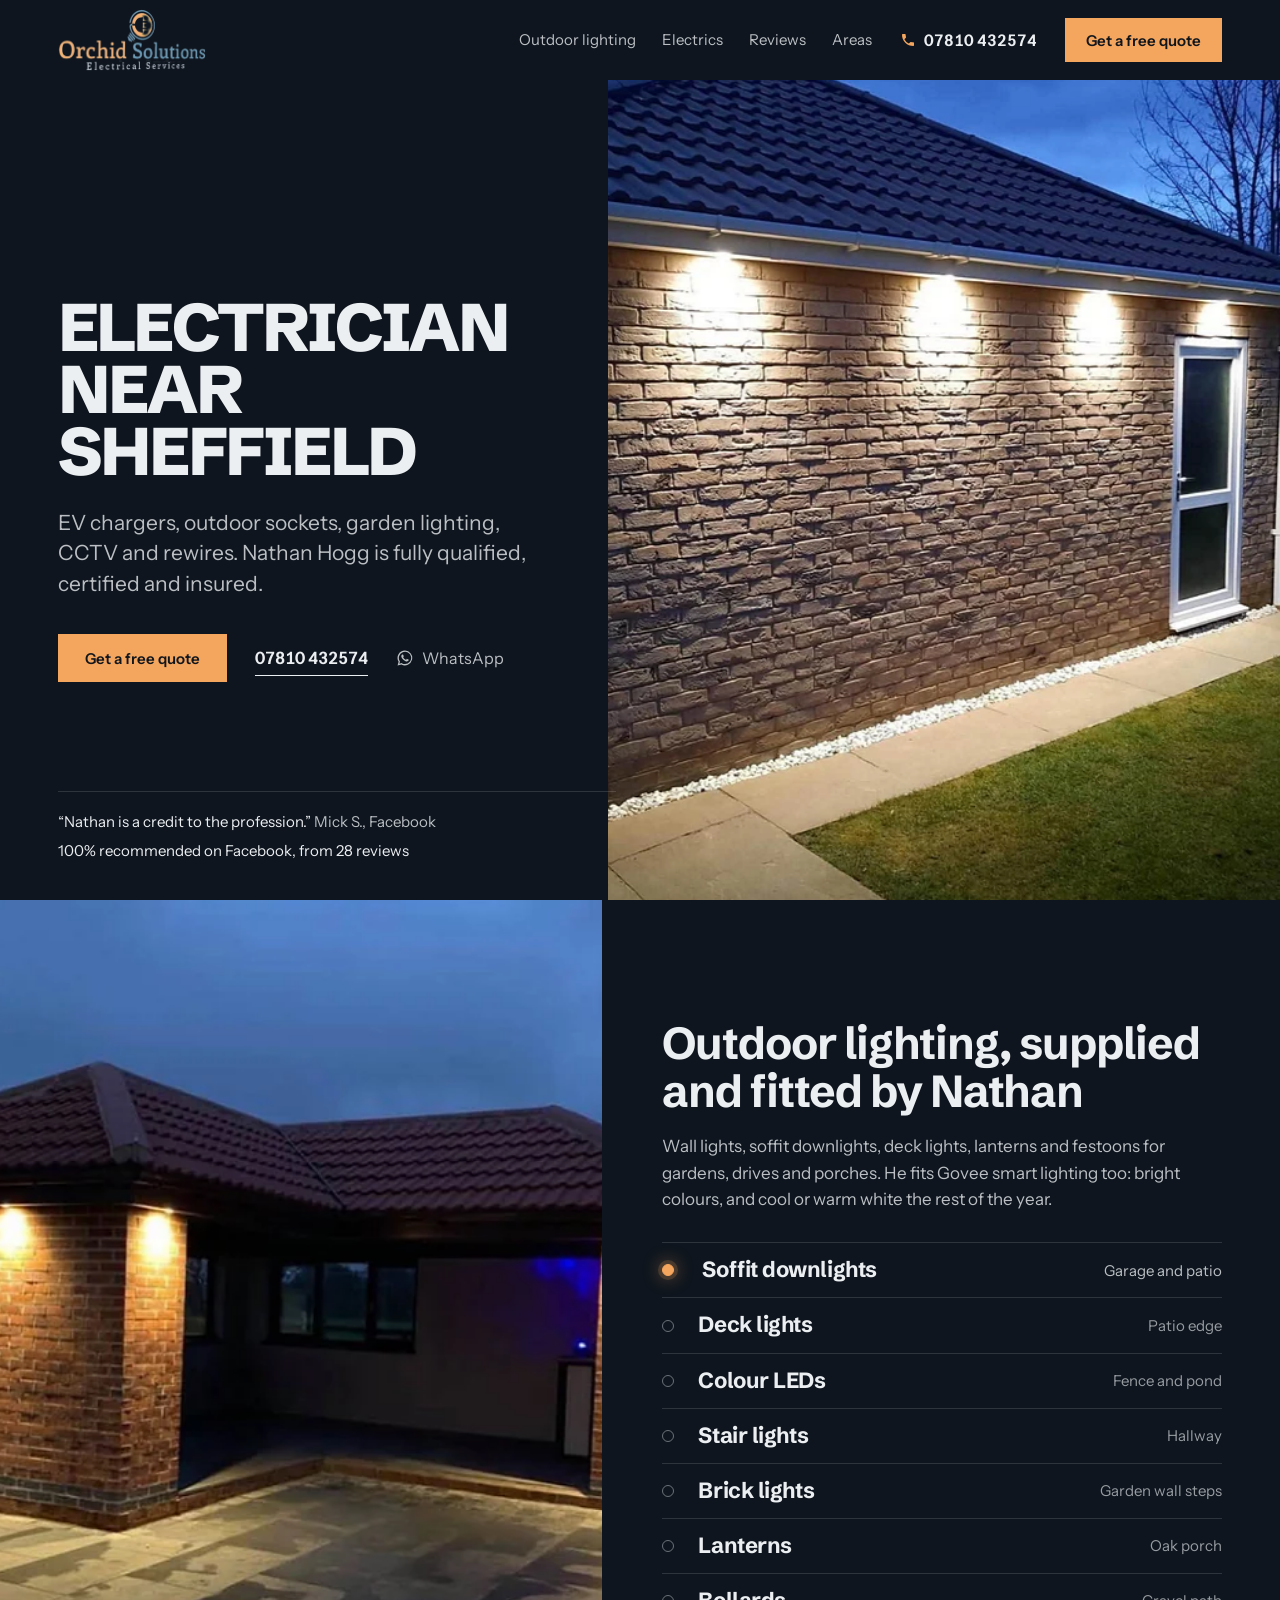
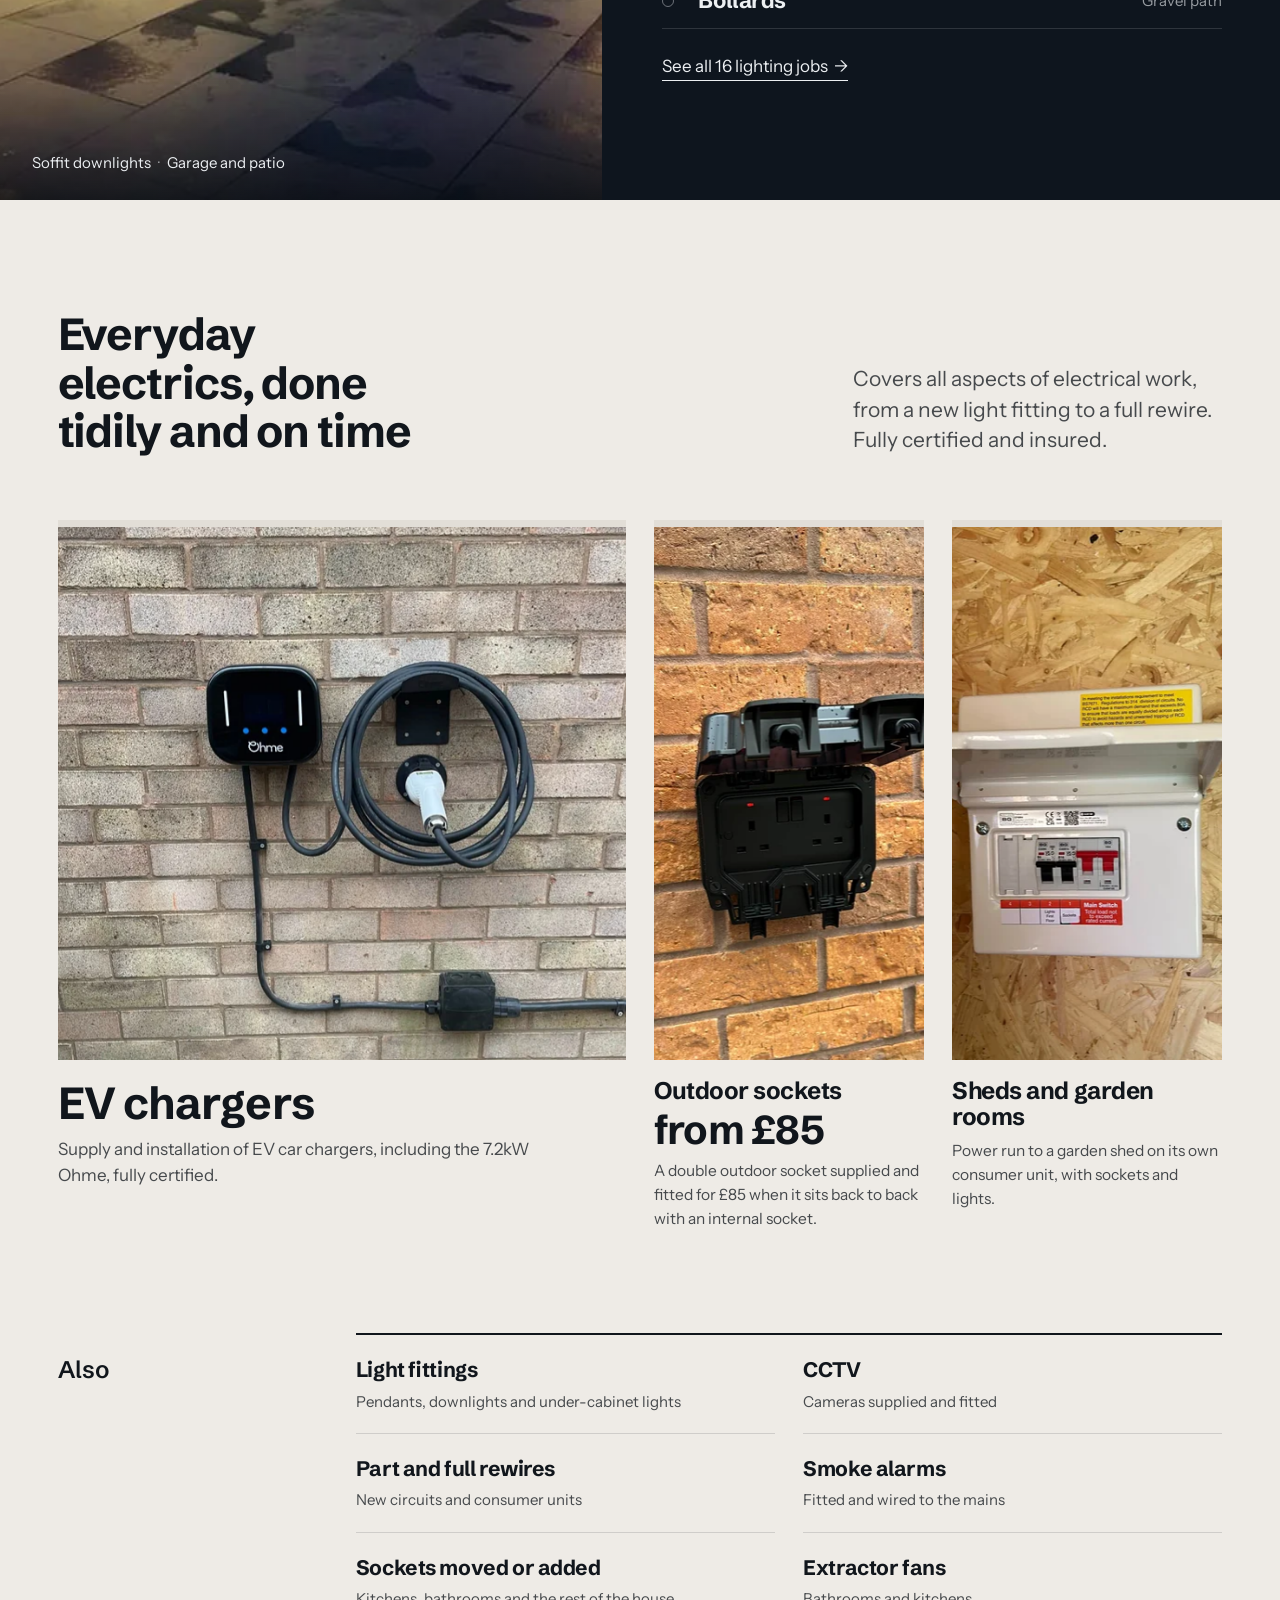
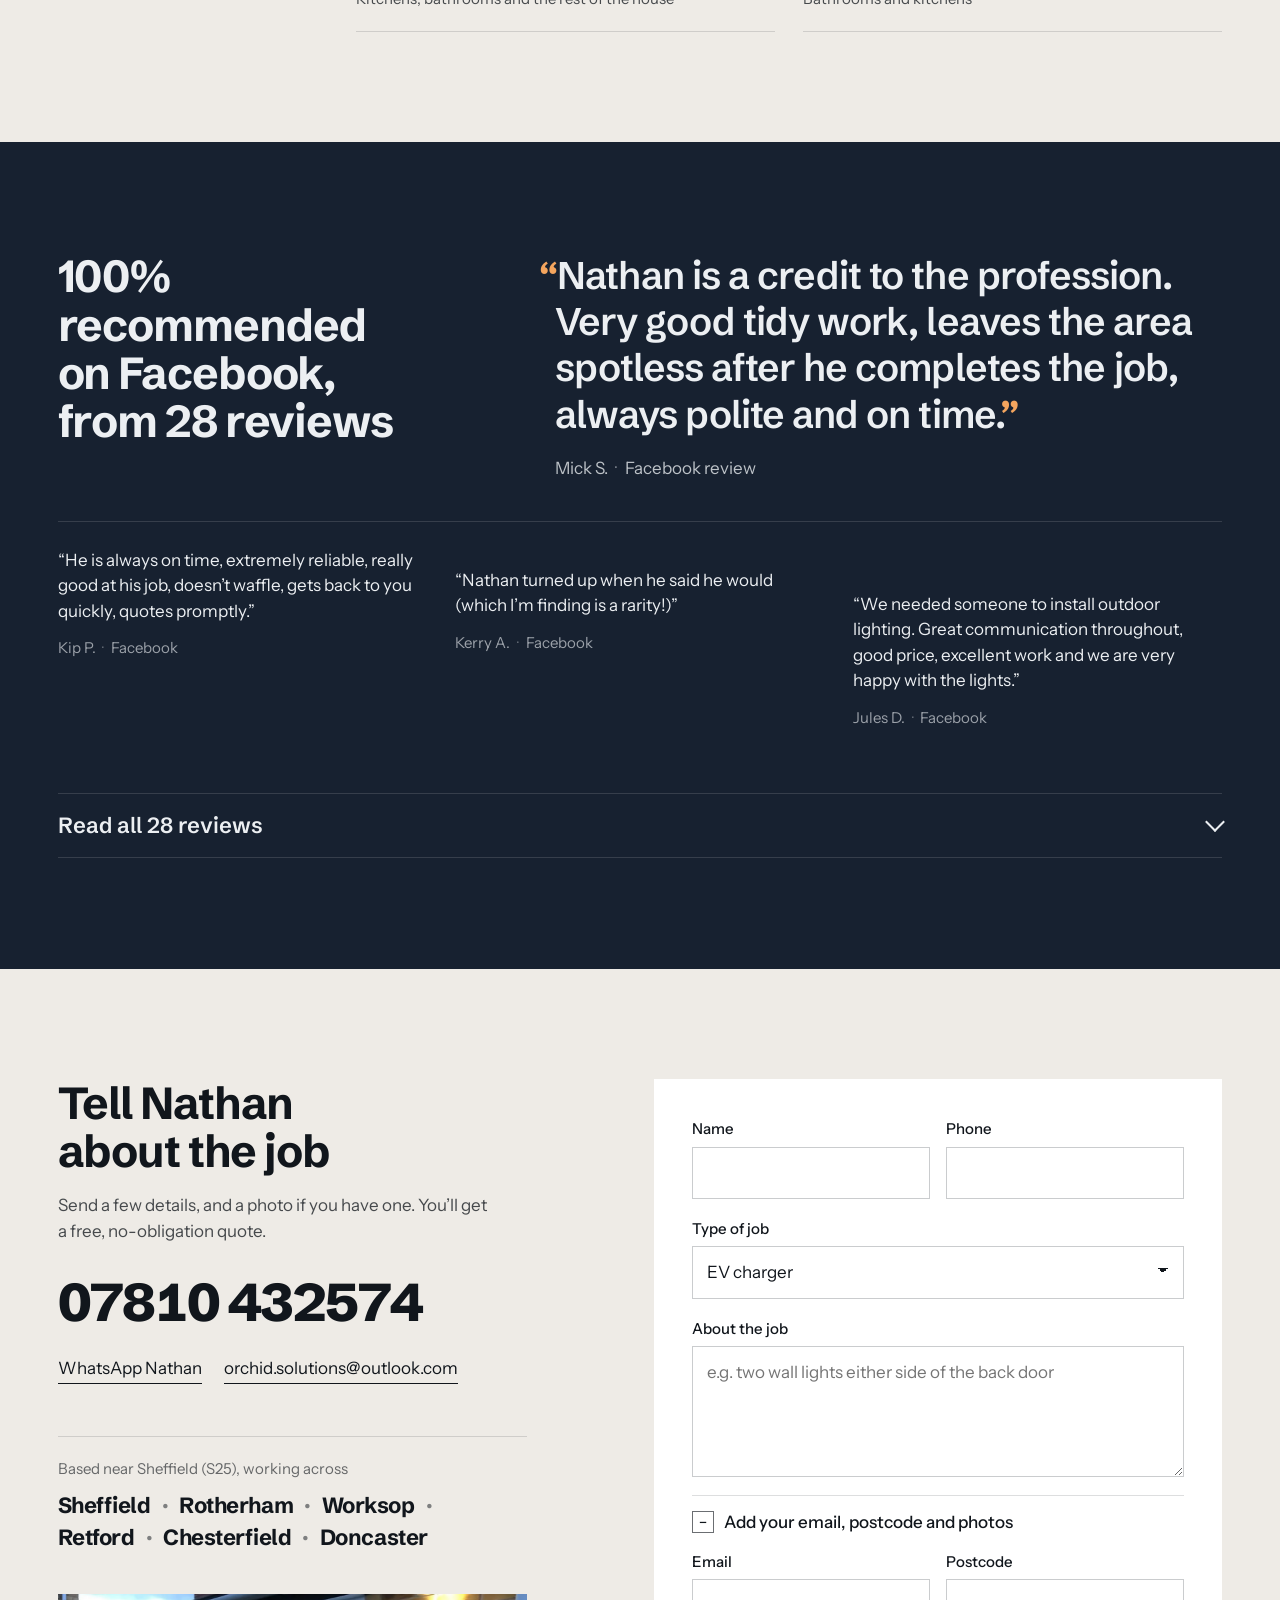
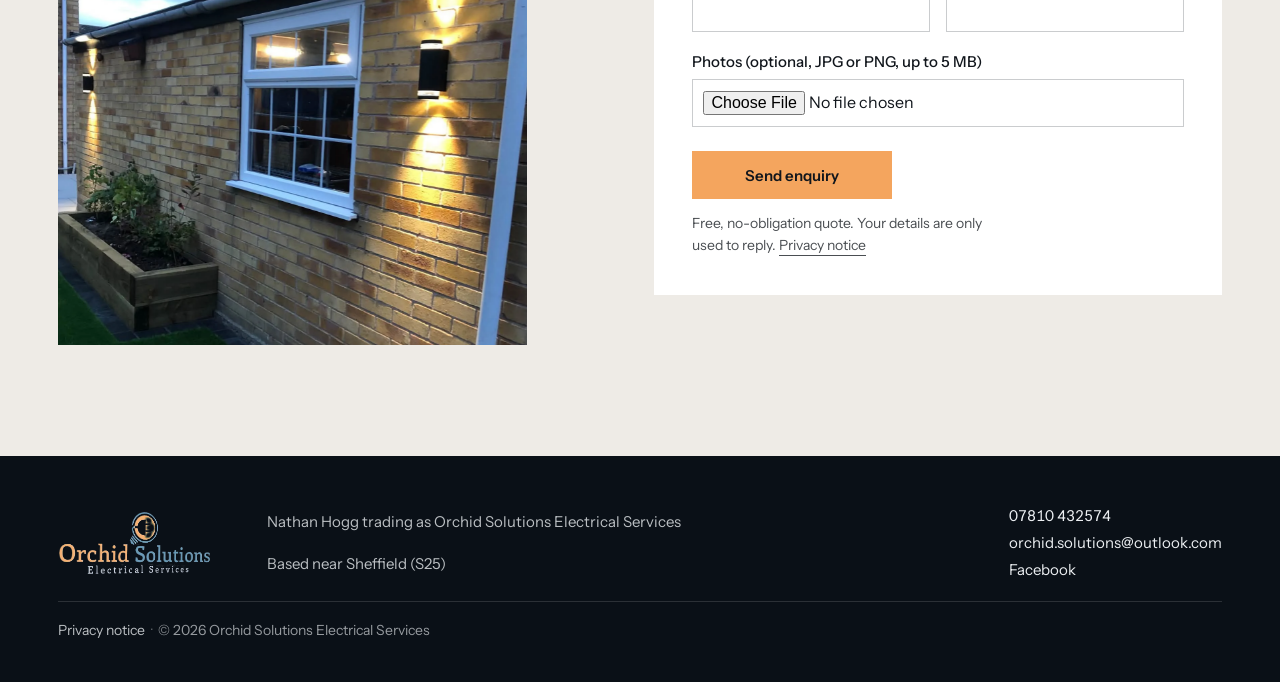
<file: index.html>
<!doctype html>
<html lang="en-GB">
<head>
<meta charset="utf-8">
<meta name="viewport" content="width=device-width, initial-scale=1, viewport-fit=cover">
<title>Electrician near Sheffield | EV chargers and outdoor lighting | Orchid Solutions Electrical Services</title>
<meta name="description" content="Nathan Hogg, a fully qualified electrician based near Sheffield (S25). EV chargers, outdoor sockets, garden lighting, CCTV and rewires across Sheffield, Rotherham, Worksop, Retford and Chesterfield.">
<meta name="theme-color" content="#0E151E">
<link rel="canonical" href="https://orchid-electrical.vercel.app/">
<meta property="og:type" content="website">
<meta property="og:url" content="https://orchid-electrical.vercel.app/">
<meta property="og:title" content="Orchid Solutions Electrical Services | Electrician near Sheffield">
<meta property="og:description" content="Home electrics and outdoor lighting near Sheffield. EV chargers, outdoor sockets, CCTV and rewires. 100% recommended on Facebook.">
<meta property="og:image" content="https://orchid-electrical.vercel.app/og.jpg">
<meta property="og:image:width" content="1200">
<meta property="og:image:height" content="630">
<meta property="og:locale" content="en_GB">
<link rel="icon" href="/favicon.ico" sizes="48x48">
<link rel="icon" href="/favicon.png" type="image/png" sizes="32x32">
<link rel="icon" href="/icon-192.png" type="image/png" sizes="192x192">
<link rel="apple-touch-icon" href="/apple-touch-icon.png">
<link rel="manifest" href="/site.webmanifest">
<link rel="preconnect" href="https://fonts.googleapis.com">
<link rel="preconnect" href="https://fonts.gstatic.com" crossorigin>
<link rel="stylesheet" href="https://fonts.googleapis.com/css2?family=Schibsted+Grotesk:wght@500..800&family=Instrument+Sans:wght@400..600&display=swap">
<link rel="preload" as="image" href="img/wall-1080.webp" imagesrcset="img/wall-480.webp 480w, img/wall-720.webp 720w, img/wall-1080.webp 1080w, img/wall-1536.webp 1536w" imagesizes="100vw" media="(max-width: 759px)">
<link rel="preload" as="image" href="img/garage-1080.webp" imagesrcset="img/garage-480.webp 480w, img/garage-720.webp 720w, img/garage-1080.webp 1080w, img/garage-1440.webp 1440w" imagesizes="50vw" media="(min-width: 760px)">
<link rel="stylesheet" href="css/site.css">
<script>(function(d){d.classList.add('js','no-intro')})(document.documentElement)</script>
<script type="application/ld+json">{"@context":"https://schema.org","@type":["LocalBusiness","Electrician"],"name":"Orchid Solutions Electrical Services","founder":{"@type":"Person","name":"Nathan Hogg"},"telephone":"+447810432574","email":"orchid.solutions@outlook.com","url":"https://orchid-electrical.vercel.app/","image":"https://orchid-electrical.vercel.app/og.jpg","address":{"@type":"PostalAddress","addressLocality":"Sheffield","postalCode":"S25","addressCountry":"GB"},"areaServed":["Sheffield","Rotherham","Worksop","Retford","Chesterfield","Doncaster"],"sameAs":["https://www.facebook.com/Orchidsolutionselectricalservices/"]}</script>
<script defer src="js/lenis.min.js"></script>
<script defer src="js/site.js"></script>
</head>
<body>
<svg width="0" height="0" style="position:absolute" aria-hidden="true">
  <symbol id="i-phone" viewBox="0 0 24 24"><path fill="currentColor" d="M6.6 10.8a15.2 15.2 0 0 0 6.6 6.6l2.2-2.2a1 1 0 0 1 1-.25 11.4 11.4 0 0 0 3.6.57 1 1 0 0 1 1 1V20a1 1 0 0 1-1 1A17 17 0 0 1 3 4a1 1 0 0 1 1-1h3.5a1 1 0 0 1 1 1c0 1.25.2 2.45.57 3.57a1 1 0 0 1-.25 1z"/></symbol>
  <symbol id="i-wa" viewBox="0 0 24 24"><path fill="currentColor" d="M12 2a9.9 9.9 0 0 0-8.5 15l-1.4 5 5.1-1.3A9.9 9.9 0 1 0 12 2zm0 18.1a8.2 8.2 0 0 1-4.2-1.2l-.3-.2-3 .8.8-2.9-.2-.3A8.2 8.2 0 1 1 12 20.1zm4.5-6.1c-.25-.12-1.46-.72-1.69-.8-.23-.08-.39-.12-.55.12-.16.25-.64.8-.78.96-.14.17-.29.19-.53.06a6.7 6.7 0 0 1-3.35-2.93c-.25-.43.25-.4.72-1.34a.45.45 0 0 0-.02-.43c-.06-.12-.55-1.33-.76-1.82-.2-.48-.4-.41-.55-.42h-.47a.9.9 0 0 0-.65.3 2.7 2.7 0 0 0-.85 2.02 4.7 4.7 0 0 0 1 2.5 10.8 10.8 0 0 0 4.13 3.65c1.54.66 2.14.72 2.91.6.47-.07 1.46-.6 1.66-1.17.2-.58.2-1.07.15-1.17-.06-.1-.22-.16-.47-.28z"/></symbol>
</svg>

<header class="nav" data-nav>
  <div class="nav__in">
    <a class="nav__logo" href="#top" aria-label="Orchid Solutions Electrical Services, back to the top"><img src="img/logo-lockup.png" width="597" height="249" alt="Orchid Solutions Electrical Services"></a>
    <nav class="nav__links" aria-label="Sections">
      <a href="#lighting">Outdoor lighting</a>
      <a href="#electrics">Electrics</a>
      <a href="#reviews">Reviews</a>
      <a href="#quote">Areas</a>
    </nav>
    <a class="nav__tel tel" href="tel:+447810432574"><svg width="16" height="16" aria-hidden="true"><use href="#i-phone"/></svg>07810 432574</a>
    <a class="btn btn--accent nav__cta" href="#quote">Get a free quote</a>
  </div>
</header>

<main id="top">

<section class="hero on-night" data-hero data-module="hero-half-photo" aria-labelledby="h1">
  <figure class="hero__media">
    <div class="hero__par" data-par="6"><picture>
      <source media="(max-width: 759px)" srcset="img/wall-480.webp 480w, img/wall-720.webp 720w, img/wall-1080.webp 1080w, img/wall-1536.webp 1536w" sizes="100vw">
      <img src="img/garage-1080.webp" srcset="img/garage-480.webp 480w, img/garage-720.webp 720w, img/garage-1080.webp 1080w, img/garage-1440.webp 1440w" sizes="(max-width: 759px) 100vw, 50vw" width="1440" height="1440" alt="Soffit downlights washing the brick wall of a detached garage at dusk" fetchpriority="high" decoding="async" style="object-position:60% 50%">
    </picture></div>
  </figure>
  <div class="hero__body wrap">
    <div class="hero__text">
      <h1 id="h1" class="t-display rv">Electrician near Sheffield</h1>
      <p class="t-lead hero__lead rv m-hide" style="--delay:140ms">EV chargers, outdoor sockets, garden lighting, CCTV and rewires. Nathan Hogg is fully qualified, certified and insured.</p>
      <p class="t-lead hero__lead rv m-only" style="--delay:140ms">EV chargers, sockets, lighting and rewires.</p>
      <div class="hero__act rv" style="--delay:280ms">
        <a class="btn btn--accent m-hide" href="#quote">Get a free quote</a>
        <a class="btn btn--accent m-only" href="tel:+447810432574"><svg width="18" height="18" aria-hidden="true"><use href="#i-phone"/></svg>Call 07810 432574</a>
        <a class="hero__tel tel m-hide" href="tel:+447810432574">07810 432574</a>
        <a class="hero__wa m-hide" href="https://wa.me/447810432574"><svg width="18" height="18" aria-hidden="true"><use href="#i-wa"/></svg>WhatsApp</a>
      </div>
    </div>
    <p class="hero__proof rv" style="--delay:420ms"><q class="m-hide">Nathan is a credit to the profession.</q> <span class="m-hide">Mick S., Facebook</span><a href="#reviews">100% recommended on Facebook, from 28 reviews</a></p>
    <!-- Registration slot: add the NICEIC / NAPIT number here once Nathan confirms the scheme. -->
  </div>
</section>

<section id="lighting" class="after on-night" data-module="after-dark-index" data-signature data-client-only aria-labelledby="h-lighting">
  <div class="wrap after__wrap">
    <div class="after__text">
      <h2 id="h-lighting" class="t-h2 rv">Outdoor lighting, supplied and fitted by Nathan</h2>
      <p class="after__lead rv">Wall lights, soffit downlights, deck lights, lanterns and festoons for gardens, drives and porches. <span class="m-hide">He fits Govee smart lighting too: bright colours, and cool or warm white the rest of the year.</span></p>
      <ul class="after__list m-hide" role="list" aria-label="Lighting jobs" data-stagger>
        <li class="rv"><button type="button" class="after__row is-on" data-plate="0" aria-pressed="true"><span class="after__lamp" aria-hidden="true"></span><span class="after__name">Soffit downlights</span><span class="after__where">Garage and patio</span></button></li>
        <li class="rv"><button type="button" class="after__row" data-plate="1" aria-pressed="false"><span class="after__lamp" aria-hidden="true"></span><span class="after__name">Deck lights</span><span class="after__where">Patio edge</span></button></li>
        <li class="rv"><button type="button" class="after__row" data-plate="2" aria-pressed="false"><span class="after__lamp" aria-hidden="true"></span><span class="after__name">Colour LEDs</span><span class="after__where">Fence and pond</span></button></li>
        <li class="rv"><button type="button" class="after__row" data-plate="3" aria-pressed="false"><span class="after__lamp" aria-hidden="true"></span><span class="after__name">Stair lights</span><span class="after__where">Hallway</span></button></li>
        <li class="rv"><button type="button" class="after__row" data-plate="4" aria-pressed="false"><span class="after__lamp" aria-hidden="true"></span><span class="after__name">Brick lights</span><span class="after__where">Garden wall steps</span></button></li>
        <li class="rv"><button type="button" class="after__row" data-plate="5" aria-pressed="false"><span class="after__lamp" aria-hidden="true"></span><span class="after__name">Lanterns</span><span class="after__where">Oak porch</span></button></li>
        <li class="rv"><button type="button" class="after__row" data-plate="6" aria-pressed="false"><span class="after__lamp" aria-hidden="true"></span><span class="after__name">Bollards</span><span class="after__where">Gravel path</span></button></li>
      </ul>
      <a class="link link--arrow after__all m-hide" href="#lighting" data-open="lighting" data-index="0">See all 16 lighting jobs</a>
    </div>
  </div>
  <figure class="after__plate m-hide" aria-live="polite">
    <div class="after__imgs" data-par="5">
      <img class="is-on" src="img/soffit-1080.webp" srcset="img/soffit-480.webp 480w, img/soffit-720.webp 720w, img/soffit-1080.webp 1080w, img/soffit-1334.webp 1334w" sizes="47vw" width="1334" height="1334" alt="Soffit downlights over a garage door and patio at night" loading="lazy" decoding="async" style="object-position:50% 45%">
      <img src="img/deck-1080.webp" srcset="img/deck-480.webp 480w, img/deck-720.webp 720w, img/deck-1080.webp 1080w, img/deck-1536.webp 1536w" sizes="47vw" width="1536" height="2048" alt="Deck lights set into the edge of a patio, lighting the lawn at dusk" loading="lazy" decoding="async" style="object-position:50% 55%">
      <img src="img/leds-1080.webp" srcset="img/leds-480.webp 480w, img/leds-720.webp 720w, img/leds-1080.webp 1080w, img/leds-1440.webp 1440w" sizes="47vw" width="1440" height="1440" alt="Colour LED lights along a garden fence above a pond edging" loading="lazy" decoding="async" style="object-position:50% 50%">
      <img src="img/stairs-1080.webp" srcset="img/stairs-480.webp 480w, img/stairs-720.webp 720w, img/stairs-1080.webp 1080w, img/stairs-1536.webp 1536w" sizes="47vw" width="1536" height="2048" alt="Stair lights set into the wall beside a carpeted staircase" loading="lazy" decoding="async" style="object-position:50% 50%">
      <img src="img/steps-1080.webp" srcset="img/steps-480.webp 480w, img/steps-1080.webp 1080w, img/steps-1536.webp 1536w" sizes="47vw" width="1536" height="2048" alt="Black brick lights set into a garden wall beside stone steps" loading="lazy" decoding="async" style="object-position:50% 50%">
      <img src="img/porch-1080.webp" srcset="img/porch-480.webp 480w, img/porch-1080.webp 1080w, img/porch-1536.webp 1536w" sizes="47vw" width="1536" height="2048" alt="Two lanterns either side of a front door under an oak porch" loading="lazy" decoding="async" style="object-position:50% 60%">
      <img src="img/bollards-1080.webp" srcset="img/bollards-480.webp 480w, img/bollards-1080.webp 1080w, img/bollards-1536.webp 1536w" sizes="47vw" width="1536" height="2048" alt="Stainless bollard lights along a gravel path beside hydrangeas" loading="lazy" decoding="async" style="object-position:50% 60%">
    </div>
    <figcaption class="after__cap"><span data-cap>Soffit downlights<span class="dot"></span>Garage and patio</span></figcaption>
  </figure>
  <div class="after__rail rail m-only" role="list" aria-label="Lighting jobs">
    <a role="listitem" class="after__card" href="#lighting" data-open="lighting" data-index="0"><span class="ph"><img src="img/garage-1080.webp" srcset="img/garage-480.webp 480w, img/garage-720.webp 720w, img/garage-1080.webp 1080w, img/garage-1440.webp 1440w" sizes="78vw" width="1440" height="1440" alt="Soffit downlights washing a garage wall at dusk" loading="lazy" decoding="async" style="object-position:60% 50%"></span><span class="after__cc">Soffit downlights<span class="dot"></span>Garage</span></a>
    <a role="listitem" class="after__card" href="#lighting" data-open="lighting" data-index="1"><span class="ph"><img src="img/wall-1080.webp" srcset="img/wall-480.webp 480w, img/wall-720.webp 720w, img/wall-1080.webp 1080w, img/wall-1536.webp 1536w" sizes="78vw" width="1536" height="2048" alt="Up and down wall lights on a brick extension at dusk" loading="lazy" decoding="async" style="object-position:65% 50%"></span><span class="after__cc">Wall lights<span class="dot"></span>Extension</span></a>
    <a role="listitem" class="after__card" href="#lighting" data-open="lighting" data-index="4"><span class="ph"><img src="img/deck-1080.webp" srcset="img/deck-480.webp 480w, img/deck-720.webp 720w, img/deck-1080.webp 1080w, img/deck-1536.webp 1536w" sizes="78vw" width="1536" height="2048" alt="Deck lights along a patio edge at dusk" loading="lazy" decoding="async"></span><span class="after__cc">Deck lights<span class="dot"></span>Patio edge</span></a>
    <a role="listitem" class="after__card" href="#lighting" data-open="lighting" data-index="3"><span class="ph"><img src="img/soffit-1080.webp" srcset="img/soffit-480.webp 480w, img/soffit-720.webp 720w, img/soffit-1080.webp 1080w, img/soffit-1334.webp 1334w" sizes="78vw" width="1334" height="1334" alt="Soffit downlights over a garage door at night" loading="lazy" decoding="async"></span><span class="after__cc">Downlights<span class="dot"></span>Garage and patio</span></a>
    <a role="listitem" class="after__card" href="#lighting" data-open="lighting" data-index="6"><span class="ph"><img src="img/stairs-1080.webp" srcset="img/stairs-480.webp 480w, img/stairs-720.webp 720w, img/stairs-1080.webp 1080w, img/stairs-1536.webp 1536w" sizes="78vw" width="1536" height="2048" alt="Stair lights set into a hallway wall" loading="lazy" decoding="async"></span><span class="after__cc">Stair lights<span class="dot"></span>Hallway</span></a>
    <a role="listitem" class="after__card" href="#lighting" data-open="lighting" data-index="5"><span class="ph"><img src="img/leds-1080.webp" srcset="img/leds-480.webp 480w, img/leds-720.webp 720w, img/leds-1080.webp 1080w, img/leds-1440.webp 1440w" sizes="78vw" width="1440" height="1440" alt="Colour LEDs along a garden fence" loading="lazy" decoding="async"></span><span class="after__cc">Colour LEDs<span class="dot"></span>Fence and pond</span></a>
  </div>
  <a class="link link--arrow after__all after__all--m m-only" href="#lighting" data-open="lighting" data-index="0">See all 16 lighting jobs</a>
</section>

<section id="electrics" class="day on-day sec" data-module="electrics-spreads" aria-labelledby="h-electrics">
  <div class="wrap">
    <div class="day__head g12">
      <h2 id="h-electrics" class="t-h2 day__h rv">Everyday electrics, done tidily and on time</h2>
      <p class="day__lead rv">Covers all aspects of electrical work<span class="m-hide">, from a new light fitting to a full rewire</span>. Fully certified and insured.</p>
    </div>

    <div class="jobs" data-stagger>
      <figure class="job job--ev rv">
        <a class="ph job__ph" href="#electrics" data-open="electrics" data-index="0" aria-label="Open the EV charger photos">
          <span class="job__par" data-par="6">
          <img src="img/ev-1080.webp" srcset="img/ev-480.webp 480w, img/ev-720.webp 720w, img/ev-1080.webp 1080w, img/ev-1536.webp 1536w" sizes="(max-width: 759px) 100vw, 46vw" width="1536" height="2048" alt="Ohme EV charger on a brick wall with its cable run clipped along the wall" loading="lazy" decoding="async" style="object-position:50% 42%">
          <img class="job__alt" src="img/ev2-1080.webp" srcset="img/ev2-480.webp 480w, img/ev2-720.webp 720w, img/ev2-1080.webp 1080w, img/ev2-1536.webp 1536w" sizes="(max-width: 759px) 100vw, 46vw" width="1536" height="2048" alt="A second Ohme EV charger with its cable coiled on the holder" loading="lazy" decoding="async" style="object-position:50% 45%">
          </span>
        </a>
        <figcaption>
          <h3 class="job__t rv">EV chargers</h3>
          <p class="rv">Supply and installation of EV car chargers<span class="m-hide">, including the 7.2kW Ohme</span>, fully certified.</p>
        </figcaption>
      </figure>
      <figure class="job job--socket rv">
        <a class="ph job__ph" href="#electrics" data-open="electrics" data-index="2" aria-label="Open the outdoor socket photos">
          <span class="job__par" data-par="6">
          <img src="img/socket-1080.webp" srcset="img/socket-480.webp 480w, img/socket-720.webp 720w, img/socket-1080.webp 1080w, img/socket-1536.webp 1536w" sizes="(max-width: 759px) 100vw, 23vw" width="1536" height="2048" alt="Weatherproof double outdoor socket with its lid open on a brick wall" loading="lazy" decoding="async" style="object-position:50% 50%">
          <img class="job__alt" src="img/socket2-1080.webp" srcset="img/socket2-480.webp 480w, img/socket2-720.webp 720w, img/socket2-1080.webp 1080w, img/socket2-1536.webp 1536w" sizes="(max-width: 759px) 100vw, 23vw" width="1536" height="2048" alt="Outdoor socket on a fence post above a gravel border" loading="lazy" decoding="async" style="object-position:50% 35%">
          </span>
        </a>
        <figcaption>
          <h3 class="job__t rv">Outdoor sockets <span class="job__price">from £85</span></h3>
          <p class="rv">A double outdoor socket supplied and fitted for £85 when it sits back to back with an internal socket.</p>
        </figcaption>
      </figure>
      <figure class="job job--shed rv">
        <a class="ph job__ph" href="#electrics" data-open="electrics" data-index="4" aria-label="Open the garden shed photos">
          <span class="job__par" data-par="6">
          <img src="img/shedcu-1080.webp" srcset="img/shedcu-480.webp 480w, img/shedcu-720.webp 720w, img/shedcu-1080.webp 1080w, img/shedcu-1536.webp 1536w" sizes="(max-width: 759px) 100vw, 23vw" width="1536" height="2048" alt="New consumer unit on the OSB wall of a garden shed" loading="lazy" decoding="async" style="object-position:50% 30%">
          <img class="job__alt" src="img/shed-1080.webp" srcset="img/shed-480.webp 480w, img/shed-720.webp 720w, img/shed-1080.webp 1080w, img/shed-1536.webp 1536w" sizes="(max-width: 759px) 100vw, 23vw" width="1536" height="2048" alt="Sockets and a switch fitted in the corner of the same shed" loading="lazy" decoding="async" style="object-position:50% 50%">
          </span>
        </a>
        <figcaption>
          <h3 class="job__t rv">Sheds and garden rooms</h3>
          <p class="rv">Power run to a garden shed on its own consumer unit, with sockets and lights.</p>
        </figcaption>
      </figure>
    </div>

    <div class="also">
      <h3 class="also__h rv">Also</h3>
      <ul class="also__list" role="list" data-stagger>
        <li class="rv"><span class="also__n">Light fittings</span><span class="also__d">Pendants, downlights and under-cabinet lights</span></li>
        <li class="rv"><span class="also__n">CCTV</span><span class="also__d">Cameras supplied and fitted</span></li>
        <li class="rv"><span class="also__n">Part and full rewires</span><span class="also__d">New circuits and consumer units</span></li>
        <li class="rv"><span class="also__n">Smoke alarms</span><span class="also__d">Fitted and wired to the mains</span></li>
        <li class="rv"><span class="also__n">Sockets moved or added</span><span class="also__d">Kitchens, bathrooms and the rest of the house</span></li>
        <li class="rv"><span class="also__n">Extractor fans</span><span class="also__d">Bathrooms and kitchens</span></li>
      </ul>
    </div>
  </div>
</section>

<section id="reviews" class="reviews on-night sec" data-module="reviews-ledger" aria-labelledby="h-reviews">
  <div class="wrap">
    <div class="reviews__grid g12">
      <h2 id="h-reviews" class="t-h2 reviews__h rv">100% recommended on Facebook, from 28 reviews</h2>
      <figure class="reviews__lead rv">
        <blockquote><p>Nathan is a credit to the profession. Very good tidy work, leaves the area spotless after he completes the job, always polite and on time.</p></blockquote>
        <figcaption>Mick S.<span class="dot"></span>Facebook review</figcaption>
      </figure>
      <ul class="reviews__stair" role="list" data-stagger>
        <li class="rv"><blockquote><p>He is always on time, extremely reliable, really good at his job, doesn’t waffle, gets back to you quickly, quotes promptly.</p></blockquote><p class="rvw__who">Kip P.<span class="dot"></span>Facebook</p></li>
        <li class="rv m-hide"><blockquote><p>Nathan turned up when he said he would (which I’m finding is a rarity!)</p></blockquote><p class="rvw__who">Kerry A.<span class="dot"></span>Facebook</p></li>
        <li class="rv m-hide"><blockquote><p>We needed someone to install outdoor lighting. Great communication throughout, good price, excellent work and we are very happy with the lights.</p></blockquote><p class="rvw__who">Jules D.<span class="dot"></span>Facebook</p></li>
      </ul>
    </div>
    <div class="reviews__all">
      <button type="button" class="reviews__toggle" aria-expanded="false" aria-controls="all-reviews" data-toggle><span>Read all 28 reviews</span></button>
      <div id="all-reviews" hidden>
      <ul class="reviews__cols" role="list">
<li class="rvw"><blockquote><p>Nathan is a Credit to the profession, Very good tidy work, Leaves the area spotless after he completes the job always polite and on time. A pleasure to have him do a job. 5 Stars</p></blockquote><p class="rvw__who">Mick S.<span class="dot"></span>Facebook</p></li>
<li class="rvw"><blockquote><p>Had some cameras fitted and a new socket fitted recently by Nathan, arrived on time, completed all work thoroughly. Would highly recommend and will not hesitate to contact again when needing an electrician</p></blockquote><p class="rvw__who">Antonia O.<span class="dot"></span>Facebook</p></li>
<li class="rvw"><blockquote><p>Excellent service very prompt. Thankyou</p></blockquote><p class="rvw__who">Tracey B.<span class="dot"></span>Facebook</p></li>
<li class="rvw"><blockquote><p>We’ve been using Nathan for about 4 years, he is the best workman on our books. He is always on time, extremely reliable, really good at his job, doesn’t waffle (like a lot of others), gets back to you quickly, quotes promptly. We honestly cannot fault his service</p></blockquote><p class="rvw__who">Kip P.<span class="dot"></span>Facebook</p></li>
<li class="rvw"><blockquote><p>Brilliant service. We needed someone to install outdoor lighting and Nathan came highly recommended by a friend. Great communication throughout, good price, excellent work and we are very happy with the lights. Thank you</p></blockquote><p class="rvw__who">Jules D.<span class="dot"></span>Facebook</p></li>
<li class="rvw"><blockquote><p>Couldn&#x27;t recommend Nathan enough! Brilliant and quick communication from the start, and Nathan turned up when he said he would (which I&#x27;m finding is a rarity!) The job was done in no time, 0 fuss and for what he charged I cannot fault him in anyway! I&#x27;m sure we will be using his service again when we need to! Thank you, Nathan</p></blockquote><p class="rvw__who">Kerry A.<span class="dot"></span>Facebook</p></li>
<li class="rvw"><blockquote><p>Nathan is super reliable and professional, helped us with a couple jobs already and will hire him again! Even last minute he was available to fit us a plug and saved our day. Many thanks, Elaine</p></blockquote><p class="rvw__who">Elaine O.<span class="dot"></span>Facebook</p></li>
<li class="rvw"><blockquote><p>Nathan has done a number of jobs for me now and I’m always impressed by the quality of his work. He’s really trustworthy and gives sound and practical advice, nothing is ever too much trouble he is an absolute pleasure to deal with and would not hesitate to recommend him!</p></blockquote><p class="rvw__who">Tracy P.<span class="dot"></span>Facebook</p></li>
<li class="rvw"><blockquote><p>Absolutely fantastic. Came and moved all my sockets in my kitchen and moved a light in my bathroom. Can’t recommend him enough. Reasonably priced, professional, high standard of work and tidy!!!!!</p></blockquote><p class="rvw__who">Lisa S.<span class="dot"></span>Facebook</p></li>
<li class="rvw"><blockquote><p>Excellent service…..sockets and lighting installed in my garden Pubshed</p></blockquote><p class="rvw__who">Richard T.<span class="dot"></span>Facebook</p></li>
<li class="rvw"><blockquote><p>Nathan came and fitted me an outside socket very friendly and professional.cleaned up after did a great job 5 stars highly recommend thankyou so much .</p></blockquote><p class="rvw__who">Joanne H.<span class="dot"></span>Facebook</p></li>
<li class="rvw"><blockquote><p>thank you so much for my outdoor lighting. quick to respond to messages and very professional. Will deffo recommend.</p></blockquote><p class="rvw__who">Natalie J.<span class="dot"></span>Facebook</p></li>
<li class="rvw"><blockquote><p>Great guy helped us out with wiring new light fitting after my husband made a mess of it. Would 100% recommend</p></blockquote><p class="rvw__who">Lynne G.<span class="dot"></span>Facebook</p></li>
<li class="rvw"><blockquote><p>Thank you Nathan for the very professional and efficient jobs you completed for us. Would highly recommend you.</p></blockquote><p class="rvw__who">Paula A.<span class="dot"></span>Facebook</p></li>
<li class="rvw"><blockquote><p>Had Nathan round to install 2 x outside sockets and wire an extractor fan in the bathroom. Excellent quality and price, highly recommended</p></blockquote><p class="rvw__who">Matthew P.<span class="dot"></span>Facebook</p></li>
<li class="rvw"><blockquote><p>Spot on job friendly and helpful</p></blockquote><p class="rvw__who">David G.<span class="dot"></span>Facebook</p></li>
<li class="rvw"><blockquote><p>Brilliant service and on time , will definitely use again.</p></blockquote><p class="rvw__who">Sheena M.<span class="dot"></span>Facebook</p></li>
<li class="rvw"><blockquote><p>We were so impressed with Nathans work and will definitely be using him again and recommending him to friends and family.</p></blockquote><p class="rvw__who">Richard B.<span class="dot"></span>Facebook</p></li>
<li class="rvw"><blockquote><p>We would definitely recommend Orchid Solutions. Nathan was very reliable, we were very happy with all his work and he was very tidy. We also think that his rates were very reasonable.</p></blockquote><p class="rvw__who">Helen B.<span class="dot"></span>Facebook</p></li>
<li class="rvw"><blockquote><p>Great professional, friendly service fitted double outdoor socket for us today ... great job and very tidy. Would definitely recommend and will be using again.</p></blockquote><p class="rvw__who">Lisa B.<span class="dot"></span>Facebook</p></li>
<li class="rvw"><blockquote><p>Changed two light fittings for us today, very professional, tidy and friendly. Would definitely recommend and will be using again.</p></blockquote><p class="rvw__who">Shaun G.<span class="dot"></span>Facebook</p></li>
<li class="rvw"><blockquote><p>Fitted an outdoor socket for us. Nathan was friendly and polite. He did a great job and cleaned up after himself Great value for money. Will definitely be using them in the future.</p></blockquote><p class="rvw__who">Chris B.<span class="dot"></span>Facebook</p></li>
<li class="rvw"><blockquote><p>Had a double outdoor socket put in. More than happy</p></blockquote><p class="rvw__who">Grant R.<span class="dot"></span>Facebook</p></li>
<li class="rvw"><blockquote><p>Saw the post on FB on Friday, called Nathan and had the outside socket done same day. Excellent work. All clean and tidy, great price too. Definitely recommend.</p></blockquote><p class="rvw__who">Janette R.<span class="dot"></span>Facebook</p></li>
<li class="rvw"><blockquote><p>Good service, nice guy, msg him on fb and got the job done same day. Thanks and would recommend to anyone</p></blockquote><p class="rvw__who">Anthony P.<span class="dot"></span>Facebook</p></li>
<li class="rvw"><blockquote><p>Nathan quickly replied to my enquiry.He was punctual, professional and polite whilst he was here, I would definitely remembered his services.</p></blockquote><p class="rvw__who">Sharon B.<span class="dot"></span>Facebook</p></li>
<li class="rvw"><blockquote><p>Professional and reliable at a reasonable price. Highly recommended, thanks Nath!</p></blockquote><p class="rvw__who">Rachel M.<span class="dot"></span>Facebook</p></li>
<li class="rvw"><blockquote><p>Friendly reliable company with very reasonable rates, we had been needing smoke alarms fitted and wired to the mains for years, we got this company out to do them, took no time at all and the job was left spotless. Highly recommend.</p></blockquote><p class="rvw__who">Kelly M.<span class="dot"></span>Facebook</p></li>
      </ul>
      <p class="reviews__src"><a class="link link--arrow" href="https://www.facebook.com/Orchidsolutionselectricalservices/reviews" rel="noopener">See them on Facebook</a></p>
      </div>
    </div>
  </div>
</section>

<section id="quote" class="quote sec" data-module="quote-form" aria-labelledby="h-quote">
  <div class="wrap g12">
    <div class="quote__side">
      <h2 id="h-quote" class="t-h2 rv">Tell Nathan about the job</h2>
      <p class="quote__p rv">Send a few details, and a photo if you have one. <span class="m-hide">You’ll get a free, no-obligation quote.</span></p>
      <a class="quote__tel tel rv" href="tel:+447810432574">07810 432574</a>
      <p class="quote__alt rv"><a class="link" href="https://wa.me/447810432574">WhatsApp Nathan</a><a class="link" href="mailto:orchid.solutions@outlook.com">orchid.solutions@outlook.com</a></p>
      <div class="quote__area rv">
        <p class="quote__base">Based near Sheffield (S25), working across</p>
        <ul class="quote__towns" role="list"><li>Sheffield</li><li>Rotherham</li><li>Worksop</li><li>Retford</li><li>Chesterfield</li><li>Doncaster</li></ul>
      </div>
    </div>
    <figure class="quote__ph ph"><span class="quote__par" data-par="5"><img src="img/wall-1080.webp" srcset="img/wall-480.webp 480w, img/wall-720.webp 720w, img/wall-1080.webp 1080w, img/wall-1536.webp 1536w" sizes="100vw" width="1536" height="2048" alt="Up and down wall lights either side of a window on a brick extension at dusk" loading="lazy" decoding="async" style="object-position:60% 45%"></span></figure>
    <form class="qform" action="https://formsubmit.co/orchid.solutions@outlook.com" method="POST" enctype="multipart/form-data" novalidate data-qform>
      <input type="hidden" name="_subject" value="New quote request from the website">
      <input type="hidden" name="_template" value="table">
      <input type="hidden" name="_captcha" value="false">
      <input type="hidden" name="_next" value="">
      <input type="text" name="_honey" class="sr" tabindex="-1" autocomplete="off" aria-hidden="true">
      <div class="qform__grid">
        <div class="field"><label for="f-name">Name</label><input id="f-name" name="name" autocomplete="name" required><span class="msg" aria-live="polite"></span></div>
        <div class="field"><label for="f-phone">Phone</label><input id="f-phone" name="phone" type="tel" autocomplete="tel" inputmode="tel" required><span class="msg" aria-live="polite"></span></div>
        <div class="field field--wide"><label for="f-type">Type of job</label>
          <select id="f-type" name="job_type">
            <option>EV charger</option>
            <option>Outdoor sockets or power</option>
            <option>Lighting</option>
            <option>Rewire</option>
            <option>CCTV</option>
            <option>Other</option>
          </select></div>
        <div class="field field--wide"><label for="f-msg">About the job</label><textarea id="f-msg" name="message" rows="4" placeholder="e.g. two wall lights either side of the back door"></textarea></div>
        <div class="qform__more field--wide" data-more>
          <button type="button" class="qform__mbtn" aria-expanded="false" aria-controls="more-fields" data-toggle>Add your email, postcode and photos</button>
          <div class="qform__grid" id="more-fields" hidden>
            <div class="field"><label for="f-email">Email</label><input id="f-email" name="email" type="email" autocomplete="email"><span class="msg" aria-live="polite"></span></div>
            <div class="field"><label for="f-pc">Postcode</label><input id="f-pc" name="postcode" autocomplete="postal-code" autocapitalize="characters"></div>
            <div class="field field--wide"><label for="f-photo">Photos (optional, JPG or PNG, up to 5 MB)</label><input id="f-photo" name="attachment" type="file" accept="image/jpeg,image/png,image/heic"><span class="msg" aria-live="polite"></span></div>
          </div>
        </div>
      </div>
      <div class="qform__foot">
        <button class="btn btn--accent qform__btn" type="submit">Send enquiry</button>
        <p class="qform__note">Free, no-obligation quote. Your details are only used to reply. <a class="link" href="privacy.html">Privacy notice</a></p>
      </div>
    </form>
  </div>
</section>

</main>

<footer class="foot on-night">
  <div class="wrap foot__in">
    <img class="foot__logo" src="img/logo-lockup.png" width="597" height="249" alt="Orchid Solutions Electrical Services" loading="lazy">
    <div class="foot__col">
      <p>Nathan Hogg trading as Orchid Solutions Electrical Services</p>
      <p>Based near Sheffield (S25)</p>
    </div>
    <div class="foot__col">
      <a class="tel" href="tel:+447810432574">07810 432574</a>
      <a href="mailto:orchid.solutions@outlook.com">orchid.solutions@outlook.com</a>
      <a href="https://www.facebook.com/Orchidsolutionselectricalservices/" rel="noopener">Facebook</a>
    </div>
    <p class="foot__legal"><a href="privacy.html">Privacy notice</a><span class="dot"></span>© 2026 Orchid Solutions Electrical Services</p>
  </div>
</footer>

<nav class="callbar" aria-label="Contact Nathan" data-callbar>
  <a class="callbar__a callbar__a--call" href="tel:+447810432574"><svg width="18" height="18" aria-hidden="true"><use href="#i-phone"/></svg>Call</a>
  <a class="callbar__a" href="https://wa.me/447810432574"><svg width="18" height="18" aria-hidden="true"><use href="#i-wa"/></svg>WhatsApp</a>
  <a class="callbar__a" href="#quote">Quote</a>
</nav>

<dialog class="on-night" data-lb aria-label="Photo gallery">
  <div class="lb__bar"><p data-lb-title></p><p data-lb-count class="t-num"></p><button type="button" class="lb__x" data-lb-close>Close</button></div>
  <figure><img data-lb-img alt="" width="1536" height="2048"></figure>
  <button type="button" class="lb__nav lb__nav--p" data-lb-prev aria-label="Previous photo">‹</button>
  <button type="button" class="lb__nav lb__nav--n" data-lb-next aria-label="Next photo">›</button>
</dialog>
<script>window.GALLERY={"lighting":[{"src":"img/garage-1440.webp","w":1440,"h":1440},{"src":"img/wall-1536.webp","w":1536,"h":2048},{"src":"img/festoon-1500.webp","w":1500,"h":2000},{"src":"img/soffit-1334.webp","w":1334,"h":1334},{"src":"img/deck-1536.webp","w":1536,"h":2048},{"src":"img/leds-1440.webp","w":1440,"h":1440},{"src":"img/stairs-1536.webp","w":1536,"h":2048},{"src":"img/steps-1536.webp","w":1536,"h":2048},{"src":"img/porch-1536.webp","w":1536,"h":2048},{"src":"img/bollards-1536.webp","w":1536,"h":2048},{"src":"img/cabin-1536.webp","w":1536,"h":2048},{"src":"img/lamp-1536.webp","w":1536,"h":2048},{"src":"img/cabinet-1536.webp","w":1536,"h":2048},{"src":"img/niche-1536.webp","w":1536,"h":2048},{"src":"img/mediawall-1536.webp","w":1536,"h":2048},{"src":"img/chandelier-1536.webp","w":1536,"h":2048}],"electrics":[{"src":"img/ev-1536.webp","w":1536,"h":2048},{"src":"img/ev2-1536.webp","w":1536,"h":2048},{"src":"img/socket-1536.webp","w":1536,"h":2048},{"src":"img/socket2-1536.webp","w":1536,"h":2048},{"src":"img/shedcu-1536.webp","w":1536,"h":2048},{"src":"img/shed-1536.webp","w":1536,"h":2048},{"src":"img/cu-1536.webp","w":1536,"h":2048},{"src":"img/kitchen-1536.webp","w":1536,"h":2048},{"src":"img/nest-1536.webp","w":1536,"h":2048}]};window.GALLERY_TITLES={"lighting": "Lighting jobs by Nathan", "electrics": "Electrical jobs by Nathan"};</script>
</body>
</html>
</file>
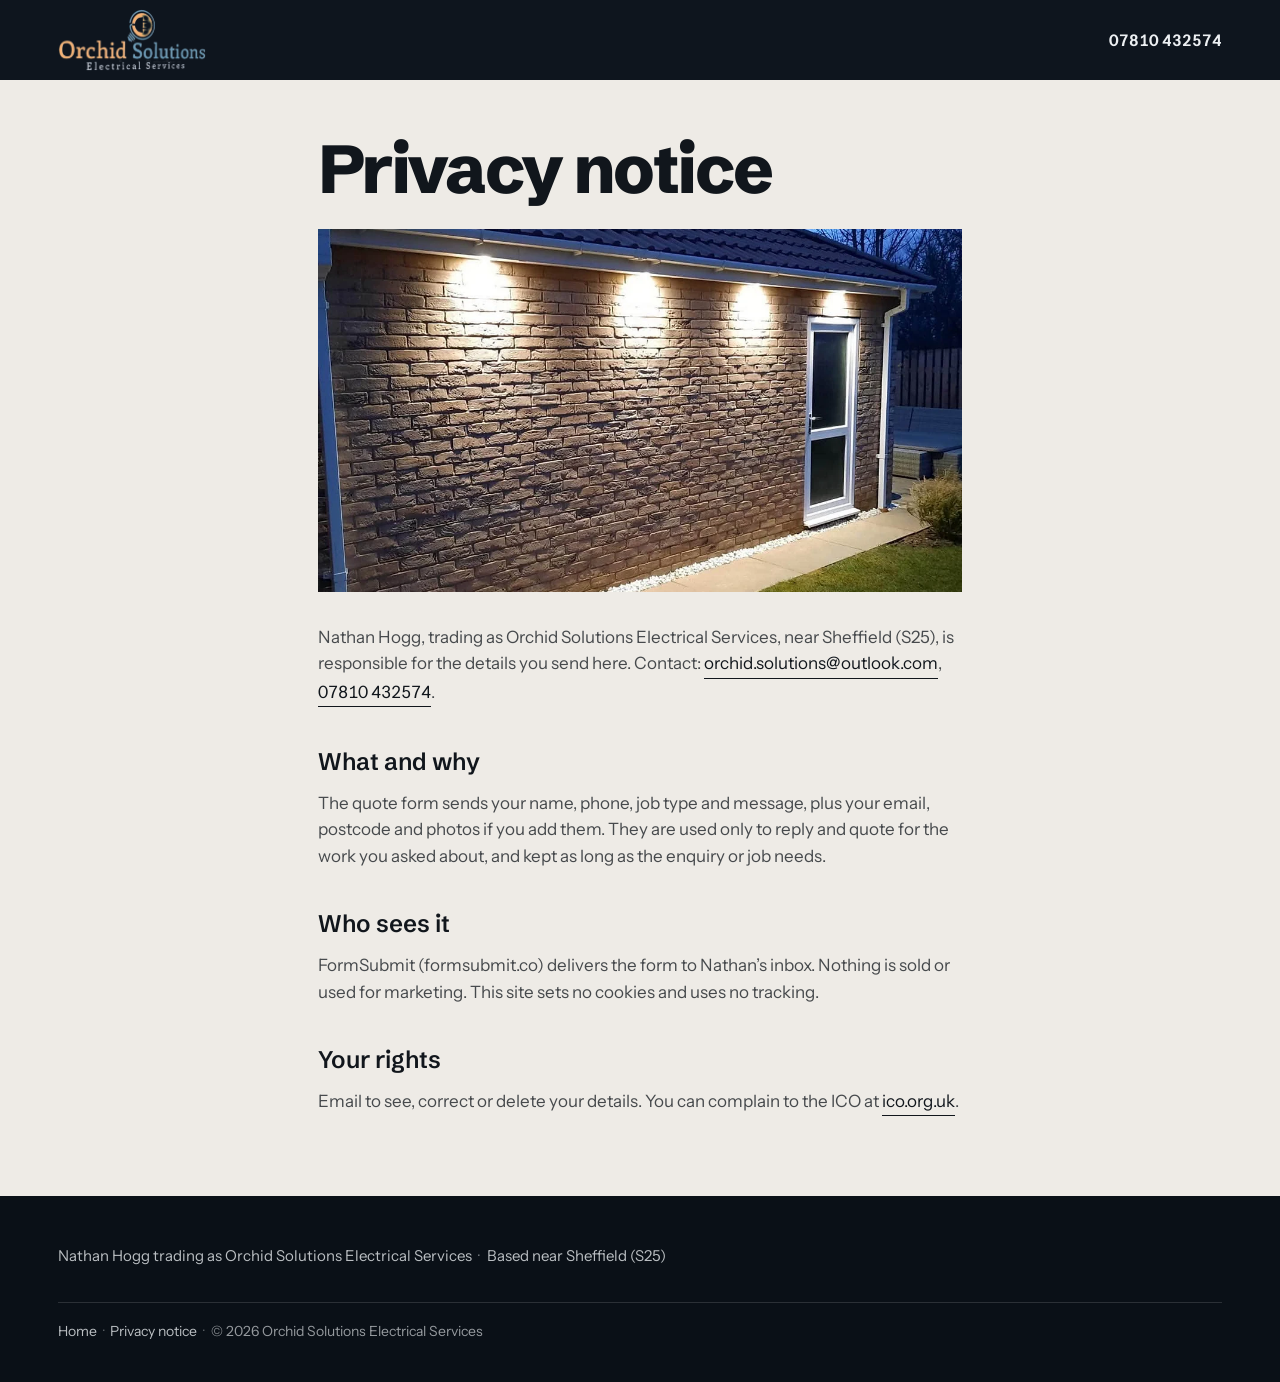
<file: privacy.html>
<!doctype html>
<html lang="en-GB">
<head>
<meta charset="utf-8">
<meta name="viewport" content="width=device-width, initial-scale=1, viewport-fit=cover">
<title>Privacy notice | Orchid Solutions Electrical Services</title>
<meta name="robots" content="index">
<meta name="description" content="How Orchid Solutions Electrical Services handles the details you send through the quote form. No cookies, no tracking.">
<meta name="theme-color" content="#0E151E">
<meta property="og:image" content="https://orchid-electrical.vercel.app/og.jpg">
<script type="application/ld+json">{"@context":"https://schema.org","@type":["LocalBusiness","Electrician"],"name":"Orchid Solutions Electrical Services","telephone":"+447810432574","url":"https://orchid-electrical.vercel.app/"}</script>
<link rel="icon" href="/favicon.ico" sizes="48x48">
<link rel="icon" href="/favicon.png" type="image/png" sizes="32x32">
<link rel="icon" href="/icon-192.png" type="image/png" sizes="192x192">
<link rel="apple-touch-icon" href="/apple-touch-icon.png">
<link rel="manifest" href="/site.webmanifest">
<link rel="preconnect" href="https://fonts.googleapis.com">
<link rel="preconnect" href="https://fonts.gstatic.com" crossorigin>
<link rel="stylesheet" href="https://fonts.googleapis.com/css2?family=Schibsted+Grotesk:wght@500..800&family=Instrument+Sans:wght@400..600&display=swap">
<link rel="stylesheet" href="css/site.css">
<style>.page{min-height:100svh;padding:calc(var(--nav-h) + 56px) 0 80px}.page .wrap{max-width:760px}.page__ph{margin:0 0 32px;aspect-ratio:16/9}.page__ph img{width:100%;height:100%;object-fit:cover}.page h1{margin-bottom:28px}.page h2{font-family:var(--f-display);font-size:var(--t-h3);font-weight:600;margin:36px 0 10px}.page p,.page li{color:var(--c-ink-2);max-width:62ch}.page ul{list-style:disc;padding-left:1.2em}.page a.link{color:var(--c-ink)}.page .btn{margin-top:32px}.nav{position:absolute}</style>
</head>
<body>
<header class="nav"><div class="nav__in"><a class="nav__logo" href="./"><img src="img/logo-lockup.png" width="597" height="249" alt="Orchid Solutions Electrical Services, home"></a><a class="nav__tel tel" href="tel:+447810432574">07810 432574</a></div></header>
<main class="page"><div class="wrap">
<h1 class="t-display">Privacy notice</h1>
<figure class="page__ph ph"><img src="img/garage-1080.webp" srcset="img/garage-480.webp 480w, img/garage-720.webp 720w, img/garage-1080.webp 1080w, img/garage-1440.webp 1440w" sizes="(max-width: 759px) 100vw, 760px" width="1440" height="1440" alt="Soffit downlights on a garage wall at dusk" loading="lazy" decoding="async" style="object-position:60% 45%"></figure>
<p>Nathan Hogg, trading as Orchid Solutions Electrical Services, near Sheffield (S25), is responsible for the details you send here. Contact: <a class="link" href="mailto:orchid.solutions@outlook.com">orchid.solutions@outlook.com</a>, <a class="link tel" href="tel:+447810432574">07810 432574</a>.</p>
<h2>What and why</h2>
<p>The quote form sends your name, phone, job type and message, plus your email, postcode and photos if you add them. They are used only to reply and quote for the work you asked about, and kept as long as the enquiry or job needs.</p>
<h2>Who sees it</h2>
<p>FormSubmit (formsubmit.co) delivers the form to Nathan’s inbox. Nothing is sold or used for marketing. This site sets no cookies and uses no tracking.</p>
<h2>Your rights</h2>
<p>Email to see, correct or delete your details. You can complain to the ICO at <a class="link" href="https://ico.org.uk" rel="noopener">ico.org.uk</a>.</p>
</div></main>
<footer class="foot on-night"><div class="wrap foot__in"><p>Nathan Hogg trading as Orchid Solutions Electrical Services<span class="dot"></span>Based near Sheffield (S25)</p><p class="foot__legal"><a href="./">Home</a><span class="dot"></span><a href="privacy.html">Privacy notice</a><span class="dot"></span>© 2026 Orchid Solutions Electrical Services</p></div></footer>
</body>
</html>
</file>
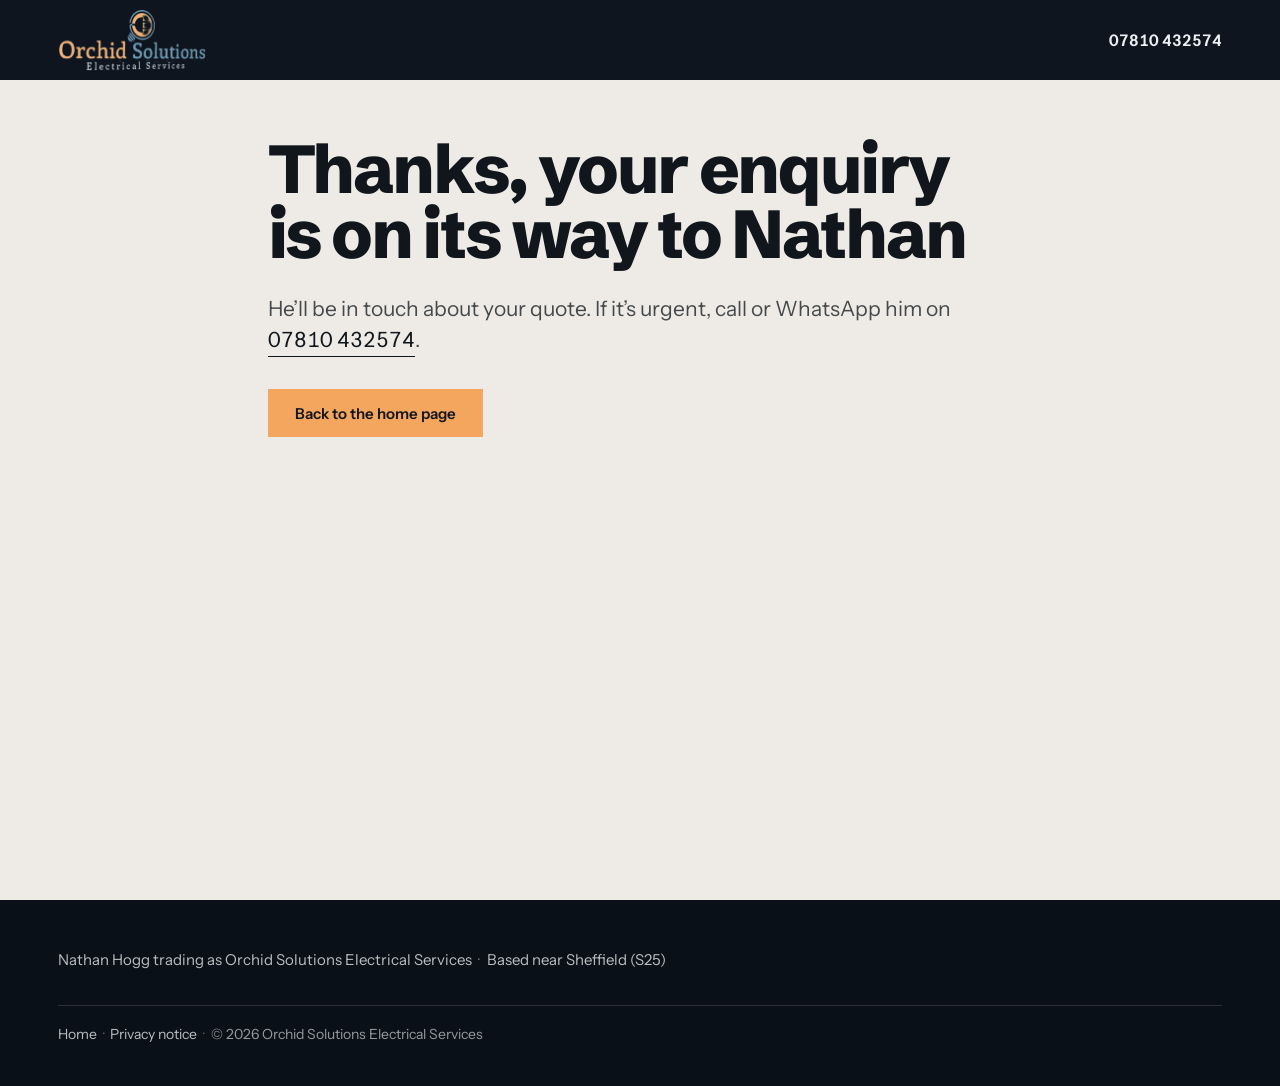
<file: thanks.html>
<!doctype html>
<html lang="en-GB">
<head>
<meta charset="utf-8">
<meta name="viewport" content="width=device-width, initial-scale=1, viewport-fit=cover">
<title>Thanks, your enquiry is on its way | Orchid Solutions Electrical Services</title>
<meta name="robots" content="noindex">
<meta name="description" content="Your enquiry is on its way to Nathan Hogg at Orchid Solutions Electrical Services.">
<meta name="theme-color" content="#0E151E">
<meta property="og:image" content="https://orchid-electrical.vercel.app/og.jpg">
<script type="application/ld+json">{"@context":"https://schema.org","@type":["LocalBusiness","Electrician"],"name":"Orchid Solutions Electrical Services","telephone":"+447810432574","url":"https://orchid-electrical.vercel.app/"}</script>
<link rel="icon" href="/favicon.ico" sizes="48x48">
<link rel="icon" href="/favicon.png" type="image/png" sizes="32x32">
<link rel="icon" href="/icon-192.png" type="image/png" sizes="192x192">
<link rel="apple-touch-icon" href="/apple-touch-icon.png">
<link rel="manifest" href="/site.webmanifest">
<link rel="preconnect" href="https://fonts.googleapis.com">
<link rel="preconnect" href="https://fonts.gstatic.com" crossorigin>
<link rel="stylesheet" href="https://fonts.googleapis.com/css2?family=Schibsted+Grotesk:wght@500..800&family=Instrument+Sans:wght@400..600&display=swap">
<link rel="stylesheet" href="css/site.css">
<style>.page{min-height:100svh;padding:calc(var(--nav-h) + 56px) 0 80px}.page .wrap{max-width:860px}.page h1{margin-bottom:28px}.page h2{font-family:var(--f-display);font-size:var(--t-h3);font-weight:600;margin:36px 0 10px}.page p,.page li{color:var(--c-ink-2);max-width:62ch}.page ul{list-style:disc;padding-left:1.2em}.page a.link{color:var(--c-ink)}.page .btn{margin-top:32px}.nav{position:absolute}</style>
</head>
<body>
<header class="nav"><div class="nav__in"><a class="nav__logo" href="./"><img src="img/logo-lockup.png" width="597" height="249" alt="Orchid Solutions Electrical Services, home"></a><a class="nav__tel tel" href="tel:+447810432574">07810 432574</a></div></header>
<main class="page"><div class="wrap">
<h1 class="t-display">Thanks, your enquiry is on its way to Nathan</h1>
<p class="t-lead">He’ll be in touch about your quote. If it’s urgent, call or WhatsApp him on <a class="link tel" href="tel:+447810432574">07810 432574</a>.</p>
<a class="btn btn--accent" href="./">Back to the home page</a>
</div></main>
<footer class="foot on-night"><div class="wrap foot__in"><p>Nathan Hogg trading as Orchid Solutions Electrical Services<span class="dot"></span>Based near Sheffield (S25)</p><p class="foot__legal"><a href="./">Home</a><span class="dot"></span><a href="privacy.html">Privacy notice</a><span class="dot"></span>© 2026 Orchid Solutions Electrical Services</p></div></footer>
</body>
</html>
</file>
<file: css/site.css>
/* signature-web v3 · base/tokens.css
   Every module reads ONLY these tokens. A build derives the values from the client
   (wordmark skeleton, photography, trade); the names never change.
   Defaults below are a warm editorial set used for library previews. */
:root {
  /* ---- colour: warm neutrals carrying 2 to 4 percent of the brand hue; one accent ---- */
  --c-bg: #F6F4EF;                 /* ground */
  --c-bg-2: #ECE8E0;               /* second ground for rhythm shifts */
  --c-bg-3: #1E1C1A;               /* the one dark ground, used once or twice per page */
  --c-ink: #1B1A18;                /* text on light */
  --c-ink-2: rgb(27 26 24 / .74);  /* secondary text, 6.3:1 on --c-bg */
  --c-ink-3: rgb(27 26 24 / .62);  /* captions and functional labels, 4.6:1 on --c-bg (measured; .42 was 2.6:1) */
  --c-line: rgb(27 26 24 / .14);   /* hairlines, always alpha, never #ddd */
  --c-paper: #FFFFFF;              /* surfaces on --c-bg (cards are rare; use plates) */
  --c-accent: #7A2E2E;             /* ONE accent; rationed: primary action, one word, one line */
  --c-accent-ink: #FFFFFF;
  --c-on-dark: #F6F4EF;
  --c-on-dark-2: rgb(246 244 239 / .76);
  --c-line-dark: rgb(246 244 239 / .16);

  /* ---- type: display face from the client's wordmark, text face pairs with it ---- */
  --f-display: "Instrument Serif", Georgia, "Times New Roman", serif;
  --f-text: "Figtree", "Helvetica Neue", Arial, sans-serif;
  --f-mono: "IBM Plex Mono", ui-monospace, Menlo, monospace;   /* figures, prices, codes only */

  /* fluid scale: real steps, display capped near 72px, floors readable on a 375 phone */
  --t-display: clamp(2.5rem, 1.35rem + 3.7vw, 4.5rem);   /* 40 → 72 */
  --t-display-xl: clamp(3rem, 1.4rem + 5.4vw, 6rem);     /* 48 → 96, for a 1 to 3 word poster line only */
  --t-h2: clamp(1.75rem, 1.15rem + 1.9vw, 2.75rem);      /* 28 → 44 */
  --t-h3: clamp(1.25rem, 1.08rem + .6vw, 1.5rem);        /* 20 → 24 */
  --t-lead: clamp(1.125rem, 1.02rem + .4vw, 1.3125rem);  /* 18 → 21 */
  --t-body: 1.0625rem;                                   /* 17 */
  --t-small: .9375rem;                                   /* 15 */
  --t-label: .8125rem;                                   /* 13, functional labels only */
  --lh-display: .98;
  --lh-h2: 1.08;
  --lh-body: 1.55;
  --track-display: -.025em;
  --track-h2: -.015em;
  --track-label: .06em;
  --w-display: 400;
  --w-h2: 500;
  --w-body: 400;
  --measure: 58ch;

  /* ---- space: one scale, every gap on it ---- */
  --s-1: 4px;  --s-2: 8px;  --s-3: 12px; --s-4: 16px; --s-5: 24px; --s-6: 32px;
  --s-7: 48px; --s-8: 64px; --s-9: 96px; --s-10: 128px; --s-11: 160px; --s-12: 200px;
  --sec: clamp(72px, 5.5vw + 40px, 152px);        /* section air, content-heavy */
  --sec-tight: clamp(44px, 3.5vw + 24px, 88px);   /* proof strips, breaks, footer */
  --sec-top: var(--sec);
  --sec-bottom: var(--sec);

  /* ---- layout ---- */
  --wrap: 1320px;
  --gutter: clamp(20px, 4.5vw, 72px);
  --col-gap: clamp(16px, 2.2vw, 32px);
  --plate-gap: clamp(12px, 1.6vw, 24px);

  /* ---- motion: two curves, four durations, one rise, one zoom, one lift ---- */
  --ease: cubic-bezier(.33, 1, .68, 1);      /* every entrance, reveal, hover */
  --ease-io: cubic-bezier(.65, 0, .35, 1);   /* lateral moves, colour, indicators */
  --d-fb: 160ms;      /* press feedback */
  --d-ui: 320ms;      /* state changes: menu, accordion, tab indicator */
  --d-media: 700ms;   /* hover on images and plates */
  --d-reveal: 1000ms; /* scroll reveal of text and UI, once */
  --rise: 14px;
  --zoom: 1.04;
  --lift: -3px;
  --stagger: 90ms;

  /* ---- shape ---- */
  --r: 0px;        /* photographs and plates: square unless the brand is rounded */
  --r-ctl: 0px;    /* controls */
  --hair: 1px solid var(--c-line);

  color-scheme: light;
}

/* Dark ground: apply .on-dark to a section, tokens flip locally. */
.on-dark {
  --c-bg: var(--c-bg-3);
  --c-bg-2: #262421;
  --c-ink: var(--c-on-dark);
  --c-ink-2: var(--c-on-dark-2);
  --c-ink-3: rgb(246 244 239 / .64);
  --c-line: var(--c-line-dark);
  --c-paper: #2A2825;
  --hair: 1px solid var(--c-line);
  color-scheme: dark;
  background: var(--c-bg);
  color: var(--c-ink);
}

/* signature-web v3 · base/base.css  (reset + typography + layout + the four components every draft leaves generic) */
*, *::before, *::after { box-sizing: border-box; }
html { -webkit-text-size-adjust: 100%; scroll-behavior: auto; }
body { margin: 0; background: var(--c-bg); color: var(--c-ink); font-family: var(--f-text); font-size: var(--t-body); line-height: var(--lh-body); font-weight: var(--w-body); font-kerning: normal; font-feature-settings: "kern", "liga"; -webkit-font-smoothing: antialiased; text-rendering: optimizeLegibility; overflow-x: clip; }
img, picture, video, svg { display: block; max-width: 100%; }
img { height: auto; }
h1, h2, h3, h4, p, ul, ol, figure, blockquote, dl, dd { margin: 0; }
ul, ol { padding: 0; list-style: none; }
a { color: inherit; text-decoration: none; }
button, input, select, textarea { font: inherit; color: inherit; }
button { background: none; border: 0; padding: 0; cursor: pointer; }
::selection { background: var(--c-accent); color: var(--c-accent-ink); }
:focus-visible { outline: 2px solid var(--c-accent); outline-offset: 3px; }
:focus:not(:focus-visible) { outline: none; }
[hidden] { display: none !important; }

/* ---- type roles (roles, not tags: a section title can be .t-h2 on an h3) ---- */
.t-display { font-family: var(--f-display); font-size: var(--t-display); line-height: var(--lh-display); letter-spacing: var(--track-display); font-weight: var(--w-display); text-wrap: balance; }
.t-display-xl { font-family: var(--f-display); font-size: var(--t-display-xl); line-height: .92; letter-spacing: -.035em; font-weight: var(--w-display); text-wrap: balance; }
.t-h2 { font-family: var(--f-display); font-size: var(--t-h2); line-height: var(--lh-h2); letter-spacing: var(--track-h2); font-weight: var(--w-h2); text-wrap: balance; }
.t-h3 { font-size: var(--t-h3); line-height: 1.2; letter-spacing: -.01em; font-weight: 500; text-wrap: balance; }
.t-lead { font-size: var(--t-lead); line-height: 1.45; color: var(--c-ink-2); max-width: var(--measure); text-wrap: pretty; }
.t-body { font-size: var(--t-body); max-width: var(--measure); text-wrap: pretty; }
.t-small { font-size: var(--t-small); line-height: 1.5; }
.t-label { font-size: var(--t-label); line-height: 1.3; letter-spacing: var(--track-label); text-transform: uppercase; color: var(--c-ink-3); }   /* FUNCTIONAL labels only: form fields, table heads, PRIEŠ/PO */
.t-caption { font-size: var(--t-small); line-height: 1.4; color: var(--c-ink-2); }   /* data captions, normal case: "Trakų raj. · 120 m² · 2025" */
.t-num { font-variant-numeric: tabular-nums lining-nums; }
.t-mono { font-family: var(--f-mono); font-size: var(--t-small); font-variant-numeric: tabular-nums; }
.accent { color: var(--c-accent); }
p + p { margin-top: 1em; }

/* ---- layout ---- */
.wrap { width: 100%; max-width: var(--wrap); margin-inline: auto; padding-inline: var(--gutter); }
.wrap--wide { max-width: none; }
.g12 { display: grid; grid-template-columns: repeat(12, minmax(0, 1fr)); column-gap: var(--col-gap); }
.sec { padding-block: var(--sec-top) var(--sec-bottom); }
.sec--tight { --sec-top: var(--sec-tight); --sec-bottom: var(--sec-tight); }
.sec--flush { --sec-top: 0; --sec-bottom: 0; }
.bg-2 { background: var(--c-bg-2); }
.hair-t { border-top: var(--hair); }
.hair-b { border-bottom: var(--hair); }

/* ---- photographs: always visible, never animated in; fixed aspect per role ---- */
.ph { position: relative; overflow: clip; background: var(--c-bg-2); border-radius: var(--r); }
.ph > img, .ph > video { width: 100%; height: 100%; object-fit: cover; }
.ph--3x2 { aspect-ratio: 3 / 2; } .ph--4x5 { aspect-ratio: 4 / 5; } .ph--1x1 { aspect-ratio: 1; } .ph--16x9 { aspect-ratio: 16 / 9; } .ph--21x9 { aspect-ratio: 21 / 9; } .ph--2x3 { aspect-ratio: 2 / 3; }
a.ph > img, .ph--link > img { transition: transform var(--d-media) var(--ease); transform-origin: 50% 50%; }
@media (hover: hover) and (pointer: fine) { a.ph:hover > img, .ph--link:hover > img { transform: scale(var(--zoom)); } }

/* ---- buttons: one system. vertical to horizontal padding about 1 : 1.9 ---- */
.btn { display: inline-flex; align-items: center; justify-content: center; gap: 10px; min-height: 48px; padding: 13px 26px; border-radius: var(--r-ctl); background: var(--c-ink); color: var(--c-bg); font-size: var(--t-small); font-weight: 500; letter-spacing: .01em; line-height: 1; white-space: nowrap; border: 1px solid transparent; transition: background-color var(--d-ui) var(--ease), color var(--d-ui) var(--ease), transform var(--d-fb) var(--ease), border-color var(--d-ui) var(--ease); }
.btn:active { transform: scale(.98); }
.btn--accent { background: var(--c-accent); color: var(--c-accent-ink); }
.btn--ghost { background: transparent; color: var(--c-ink); border-color: var(--c-line); }
.btn--ghost:hover { border-color: var(--c-ink); }
.btn--phone { font-variant-numeric: tabular-nums; }
@media (hover: hover) and (pointer: fine) { .btn:hover { background: var(--c-accent); color: var(--c-accent-ink); } .btn--ghost:hover { background: var(--c-ink); color: var(--c-bg); } }
.link { display: inline-flex; align-items: baseline; gap: 6px; padding-bottom: 2px; background: linear-gradient(currentColor, currentColor) no-repeat 0 100% / 100% 1px; transition: background-size var(--d-ui) var(--ease-io); }
@media (hover: hover) and (pointer: fine) { .link:hover { background-size: 40% 1px; } }
.link--arrow::after { content: "→"; transition: transform var(--d-ui) var(--ease); }
@media (hover: hover) and (pointer: fine) { .link--arrow:hover::after { transform: translateX(4px); } }

/* ---- forms: every state designed; labels visible; button labelled with the outcome ---- */
.field { display: grid; gap: 6px; }
.field > label { font-size: var(--t-small); color: var(--c-ink-2); }
.field > input, .field > select, .field > textarea { width: 100%; min-height: 48px; padding: 12px 14px; background: var(--c-paper); border: 1px solid var(--c-line); border-radius: var(--r-ctl); transition: border-color var(--d-ui) var(--ease), box-shadow var(--d-ui) var(--ease); }
.field > textarea { min-height: 120px; resize: vertical; }
.field > input:hover, .field > textarea:hover { border-color: var(--c-ink-3); }
.field > input:focus-visible, .field > textarea:focus-visible, .field > select:focus-visible { outline: none; border-color: var(--c-ink); box-shadow: 0 0 0 3px color-mix(in srgb, var(--c-accent) 18%, transparent); }
.field[data-state="error"] > input, .field[data-state="error"] > textarea { border-color: var(--c-accent); }
.field .msg { font-size: var(--t-small); color: var(--c-accent); min-height: 1.2em; }
.form-done { padding: var(--s-5); border: var(--hair); font-size: var(--t-small); }   /* inline confirmation, never alert() */

/* ---- reveal: hidden state ONLY under [data-anim] set by script; photos never carry .rv ---- */
[data-anim] .rv { opacity: 0; transform: translateY(var(--rise)); }
.rv { transition: opacity var(--d-reveal) var(--ease), transform var(--d-reveal) var(--ease); transition-delay: var(--delay, 0ms); will-change: auto; }
[data-anim] .rv.in { opacity: 1; transform: none; }
@media (prefers-reduced-motion: reduce) { [data-anim] .rv { opacity: 1; transform: none; transition: none; } }

/* ---- utilities ---- */
.sr { position: absolute; width: 1px; height: 1px; padding: 0; margin: -1px; overflow: hidden; clip: rect(0 0 0 0); white-space: nowrap; border: 0; }
.tel { font-variant-numeric: tabular-nums; white-space: nowrap; }
.dot::before { content: "·"; margin-inline: .45em; color: var(--c-ink-3); }
.rail { display: flex; gap: var(--plate-gap); overflow-x: auto; scroll-snap-type: x mandatory; scrollbar-width: none; -webkit-overflow-scrolling: touch; padding-inline: var(--gutter); scroll-padding-inline: var(--gutter); }
.rail::-webkit-scrollbar { display: none; }
.rail > * { flex: 0 0 auto; scroll-snap-align: start; }

/* ---- phone protocol (PHONE.md): content edits and phone rhythm ---- */
@media (max-width: 759px) {
  .m-hide, [data-phone="cut"] { display: none !important; }
  :root { --sec: clamp(48px, 13vw, 64px); --sec-tight: 40px; }
  .field > input, .field > select, .field > textarea { font-size: 16px; }
}
@media (min-width: 760px) { .m-only { display: none !important; } }

/* signature-web · base/motion.css (pairs with motion.js; from the AKMIRA reference build, 2026-10-01)
   Behaviour styles only. Reads tokens: --c-bg-3 (intro ground), --c-on-dark (mark colour), --ease.
   Set the client's mark once:  :root { --mark: url(../img/mark.png); }  (white mask PNG with alpha from the logo) */
html.lenis, html.lenis body { height: auto; }
.lenis.lenis-smooth { scroll-behavior: auto !important; }
.lenis.lenis-smooth [data-lenis-prevent] { overscroll-behavior: contain; }
.lenis.lenis-stopped { overflow: hidden; }

/* intro: the client's mark, once per session */
.intro { display: none; }
.js .intro { display: grid; place-items: center; position: fixed; inset: 0; z-index: 200; background: var(--c-bg-3); transition: opacity .9s var(--ease) .05s, visibility 0s 1s; }
.js .intro__mark { width: 58px; height: 64px; background: var(--c-on-dark); -webkit-mask: var(--mark) center / contain no-repeat; mask: var(--mark) center / contain no-repeat; opacity: 0; transform: translateY(8px) scale(.96); animation: intro-mark 1s var(--ease) .15s forwards; }
@keyframes intro-mark { to { opacity: 1; transform: none; } }
.is-ready .intro, .no-intro .intro { opacity: 0; visibility: hidden; }
.no-intro .intro { display: none; }

/* hero photographs are there at once and settle into place */
.js [data-hero] img { transform: scale(1.07); transition: transform 2.6s cubic-bezier(.16, 1, .3, 1); }
.js.is-ready [data-hero] img { transform: none; }

/* text reveal: calm, once, never on photographs */
.js .rv { opacity: 0; transform: translateY(14px); }
.rv { transition: opacity 1s var(--ease) var(--delay, var(--d, 0ms)), transform 1s var(--ease) var(--delay, var(--d, 0ms)); }
.js .rv.in { opacity: 1; transform: none; }

/* parallax inside the frame; the frame must have overflow: hidden */
[data-par] { display: block; height: 100%; }
.has-par [data-par] { transform: translate3d(0, var(--py, 0px), 0) scale(1.1); will-change: transform; }

/* nav steps away while reading down */
[data-nav] { transition: background-color .6s var(--ease), color .6s var(--ease), box-shadow .6s var(--ease), transform .7s var(--ease); }
[data-nav].is-away { transform: translateY(-100%); }

/* gallery dialog: every image fits the screen */
[data-lb] { position: fixed; inset: 0; width: 100%; height: 100%; max-width: none; max-height: none; margin: 0; padding: 0; border: 0; background: #1E1A18; color: var(--c-on-dark); opacity: 0; transition: opacity .35s var(--ease), display .35s allow-discrete, overlay .35s allow-discrete; }
[data-lb][open] { opacity: 1; }
@starting-style { [data-lb][open] { opacity: 0; } }
[data-lb]::backdrop { background: transparent; }
[data-lb] figure { position: absolute; inset: 68px 96px 76px; margin: 0; display: flex; align-items: center; justify-content: center; }
[data-lb-img] { display: block; max-width: min(100%, calc(100vw - 192px)); max-height: min(100%, calc(100svh - 144px)); width: auto; height: auto; object-fit: contain; transition: opacity .35s var(--ease); animation: lb-in .7s var(--ease); }
[data-lb-img].is-loading { opacity: 0; }
@keyframes lb-in { from { opacity: 0; transform: scale(.985); } to { opacity: 1; transform: none; } }
@media (max-width: 759px) { [data-lb] figure { inset: 64px 0 96px; } [data-lb-img] { max-width: 100vw; max-height: calc(100svh - 160px); } }

@media (prefers-reduced-motion: reduce) {
  .js [data-hero] img, .js.is-ready [data-hero] img { transform: none; transition: none; }
  .js .intro { display: none; }
  .js .rv { opacity: 1; transform: none; transition: none; }
  .has-par [data-par] { transform: none; }
  [data-nav].is-away { transform: none; }
  [data-lb-img] { animation: none; }
}

/* Orchid Solutions Electrical Services · tokens and composition
   Ground: the slate navy of the logo, taken down to dusk. Accent: the logo's "Orchid" orange,
   which is also the colour of the lamps in Nathan's photographs. Display: Andada Pro, the
   wordmark's own slab-serif skeleton. */
:root {
  --c-bg: #EEEBE6;
  --c-bg-2: #E2DED7;
  --c-bg-3: #0E151E;
  --c-slate: #172130;
  --c-ink: #11161C;
  --c-ink-2: rgb(17 22 28 / .76);
  --c-ink-3: rgb(17 22 28 / .62);
  --c-line: rgb(17 22 28 / .14);
  --c-paper: #FFFFFF;
  --c-accent: #F4A55E;
  --c-accent-ink: #11161C;
  --c-accent-text: #9A5313;
  --c-on-dark: #ECEFF2;
  --c-on-dark-2: rgb(236 239 242 / .78);
  --c-line-dark: rgb(236 239 242 / .14);

  --f-display: "Schibsted Grotesk", "Helvetica Neue", Arial, sans-serif;
  --f-text: "Instrument Sans", "Helvetica Neue", Arial, sans-serif;

  --t-display: clamp(2.6rem, 1.2rem + 3.8vw, 4.75rem);
  --t-h2: clamp(1.9rem, 1.2rem + 2vw, 3rem);
  --w-display: 800;
  --w-h2: 700;
  --lh-display: .96;
  --track-display: -.035em;
  --track-h2: -.025em;
  --nav-h: 80px;
  color-scheme: light;
}
.on-night {
  --c-bg: #0E151E;
  --c-bg-2: #151E29;
  --c-ink: #ECEFF2;
  --c-ink-2: rgb(236 239 242 / .78);
  --c-ink-3: rgb(236 239 242 / .62);
  --c-line: rgb(236 239 242 / .14);
  --c-accent-ink: #11161C;
  --hair: 1px solid var(--c-line);
  color-scheme: dark;
  background: var(--c-bg);
  color: var(--c-ink);
}
.on-day {
  --c-bg: #EEEBE6;
  --c-bg-2: #E2DED7;
  --c-ink: #11161C;
  --c-ink-2: rgb(17 22 28 / .76);
  --c-ink-3: rgb(17 22 28 / .62);
  --c-line: rgb(17 22 28 / .14);
  --hair: 1px solid var(--c-line);
  color-scheme: light;
  background: var(--c-bg);
  color: var(--c-ink);
}
body { background: var(--c-bg); }
.accent { color: var(--c-accent); }
.dot::before { color: currentColor; opacity: .55; }
::selection { background: var(--c-accent); color: var(--c-accent-ink); }

/* buttons on dark */
.btn { font-weight: 600; letter-spacing: 0; }
.btn svg { flex: none; }
.btn--accent { background: var(--c-accent); color: var(--c-accent-ink); }
.btn--line { background: transparent; color: var(--c-ink); border-color: rgb(17 22 28 / .3); }
.on-night .btn--line { border-color: rgb(236 239 242 / .38); }
@media (hover: hover) and (pointer: fine) {
  .btn--accent:hover { background: var(--c-ink); color: var(--c-bg); }
  .on-night .btn--accent:hover { background: #FFC48C; color: var(--c-accent-ink); }
  .btn--line:hover { background: var(--c-ink); color: var(--c-bg); border-color: var(--c-ink); }
}

/* ---------- nav: a dark bar, the only ground the logo works on ---------- */
.nav { position: fixed; inset: 0 0 auto; z-index: 50; background: #0E151E; color: #ECEFF2; }
.nav.is-solid { box-shadow: 0 1px 0 rgb(236 239 242 / .1); }
.nav__in { position: relative; display: flex; align-items: center; gap: 28px; height: var(--nav-h); max-width: 1440px; margin-inline: auto; padding-inline: var(--gutter); }
.nav__logo { flex: none; margin-right: auto; }
.nav__logo img { height: 62px; width: auto; }
.nav__links { display: flex; gap: 26px; font-size: .9375rem; }
.nav__links a { padding-block: 10px; color: rgb(236 239 242 / .78); background: linear-gradient(currentColor, currentColor) no-repeat 0 calc(100% - 6px) / 0 1px; transition: background-size var(--d-ui) var(--ease-io), color var(--d-ui) var(--ease); }
@media (hover: hover) and (pointer: fine) { .nav__links a:hover { background-size: 100% 1px; color: #ECEFF2; } }
.nav__tel { display: inline-flex; align-items: center; gap: 8px; font-weight: 600; font-size: 1rem; padding-block: 10px; }
.nav__tel svg { color: var(--c-accent); }
.nav__cta { min-height: 44px; padding: 11px 20px; }
.nav .btn--accent:hover { background: #FFC48C; color: var(--c-accent-ink); }
@media (max-width: 1080px) { .nav__links { display: none; } }
@media (max-width: 759px) {
  .nav { position: absolute; }
  .nav.is-away { transform: none; }
  .nav__in { height: 72px; }
  .nav__logo img { height: 52px; }
  .nav__cta { display: none; }
  .nav__tel { font-size: .9375rem; }
}

/* ---------- hero: plain claim on the light ground, his garage at dusk filling the right half ---------- */
.hero { position: relative; height: 100svh; min-height: 640px; max-height: 1080px; padding-top: var(--nav-h); background: var(--c-bg); color: var(--c-ink); overflow: clip; }
.hero__media { position: absolute; top: var(--nav-h); right: 0; bottom: 0; width: 50%; margin: 0; background: #0E151E; }
.hero__media picture, .hero__media img { position: absolute; inset: 0; width: 100%; height: 100%; object-fit: cover; }
.hero__body { position: relative; height: 100%; max-width: 1440px; margin-inline: auto; display: flex; flex-direction: column; justify-content: center; }
.hero__text { width: calc(50% - var(--gutter) - 24px); max-width: 600px; padding-block: 24px; }
.hero h1 { font-size: clamp(2.8rem, 1rem + 4vw, 4.5rem); text-transform: uppercase; line-height: .92; letter-spacing: -.04em; }
.hero__lead { margin-top: 26px; max-width: 44ch; color: var(--c-ink-2); }
.hero__act { margin-top: 34px; display: flex; flex-wrap: wrap; align-items: center; gap: 12px 28px; }
.hero__tel { display: inline-flex; align-items: center; gap: 10px; font-weight: 600; font-size: 1.0625rem; padding-block: 12px; background: linear-gradient(currentColor, currentColor) no-repeat 0 calc(100% - 8px) / 100% 1px; transition: background-size var(--d-ui) var(--ease-io); }
@media (hover: hover) and (pointer: fine) { .hero__tel:hover { background-size: 30% 1px; } }
.hero__wa { display: inline-flex; align-items: center; gap: 8px; color: var(--c-ink-2); padding-block: 12px; font-size: 1rem; transition: color var(--d-ui) var(--ease); }
@media (hover: hover) and (pointer: fine) { .hero__wa:hover { color: var(--c-ink); } }
.hero__proof { position: absolute; left: var(--gutter); bottom: 34px; width: calc(50% - var(--gutter) - 24px); max-width: 600px; padding-top: 18px; border-top: 1px solid var(--c-line); font-size: .9375rem; color: var(--c-ink-2); }
.hero__proof q { color: var(--c-ink); quotes: "\201C" "\201D"; }
.hero__proof a { display: block; padding-block: 6px 4px; color: var(--c-ink); width: fit-content; background: linear-gradient(currentColor, currentColor) no-repeat 0 100% / 0 1px; transition: background-size var(--d-ui) var(--ease-io); }
@media (hover: hover) and (pointer: fine) { .hero__proof a:hover { background-size: 100% 1px; } }
.hero__par { position: absolute; inset: 0; }
.js [data-hero] .hero__media img { transform: scale(1.12); transition: transform 2.8s cubic-bezier(.16, 1, .3, 1); }
.js.is-ready [data-hero] .hero__media img { transform: none; }
@media (max-height: 760px) and (min-width: 760px) {
  .hero h1 { font-size: clamp(2.6rem, 1rem + 3.8vw, 4.5rem); }
  .hero__lead { margin-top: 18px; }
  .hero__act { margin-top: 24px; }
  .hero__proof { bottom: 22px; padding-top: 14px; }
}
@media (max-width: 1080px) and (min-width: 760px) {
  .hero__media { width: 44%; }
  .hero__text, .hero__proof { width: calc(56% - var(--gutter) - 24px); }
  .hero h1 { font-size: clamp(2.4rem, 1rem + 4vw, 3.6rem); }
}
@media (max-width: 759px) {
  .hero { height: 100svh; min-height: 560px; max-height: none; padding-top: 0; background: #0E151E; color: #ECEFF2; }
  .hero__media { top: 0; width: 100%; }
  .hero__media img { object-position: 60% 40% !important; }
  .hero::after { content: ""; position: absolute; inset: 0; pointer-events: none; background: linear-gradient(180deg, rgb(8 12 17 / .6) 0, rgb(8 12 17 / 0) 20%, rgb(8 12 17 / 0) 38%, rgb(8 12 17 / .8) 64%, rgb(8 12 17 / .96) 100%); }
  .hero__body { position: absolute; z-index: 2; left: 0; right: 0; bottom: 62px; height: auto; display: block; }
  .hero__text { width: auto; max-width: none; padding: 0; }
  .hero h1 { font-size: clamp(2.5rem, 12vw, 3.2rem); color: #ECEFF2; }
  .hero__lead { margin-top: 14px; font-size: 1.0625rem; color: rgb(236 239 242 / .88); }
  .hero__act { margin-top: 20px; }
  .hero__act .btn { width: 100%; }
  .hero__proof { left: var(--gutter); right: var(--gutter); bottom: -46px; width: auto; color: rgb(236 239 242 / .8); border-top-color: rgb(236 239 242 / .2); padding-top: 12px; font-size: .875rem; }
  .hero__proof q { color: #ECEFF2; }
}

/* ---------- after dark: the lighting index; a row switches its plate on ---------- */
.after { position: relative; background: var(--c-bg); color: var(--c-ink); }
.after__wrap { max-width: 1440px; }
.after__text { width: min(100%, 560px); min-height: max(640px, 100svh); display: flex; flex-direction: column; justify-content: center; padding-block: 64px; }
.after__lead { margin-top: 18px; color: var(--c-ink-2); max-width: 48ch; text-wrap: pretty; }
.after__list { margin-top: 30px; border-top: 1px solid var(--c-line); }
.after__row { display: grid; grid-template-columns: 22px minmax(0, 1fr) auto; align-items: center; column-gap: 14px; width: 100%; min-height: 50px; padding: 10px 0; text-align: left; border-bottom: 1px solid var(--c-line); color: var(--c-ink-2); transition: color var(--d-ui) var(--ease); }
.after__lamp { width: 12px; height: 12px; border-radius: 50%; border: 1.5px solid rgb(236 239 242 / .42); transition: background-color var(--d-ui) var(--ease), border-color var(--d-ui) var(--ease), box-shadow var(--d-media) var(--ease); }
.after__name { font-family: var(--f-display); font-size: 1.375rem; font-weight: 700; letter-spacing: -.02em; color: var(--c-ink); transition: transform var(--d-ui) var(--ease); }
.after__where { font-size: .9375rem; color: var(--c-ink-3); }
.after__row.is-on .after__lamp { background: var(--c-accent); border-color: var(--c-accent); box-shadow: 0 0 0 4px rgb(244 165 94 / .16), 0 0 18px 2px rgb(244 165 94 / .45); }
.after__row.is-on .after__name { transform: translateX(4px); }
.after__row.is-on .after__where { color: var(--c-ink-2); }
@media (hover: hover) and (pointer: fine) { .after__row:hover .after__lamp { border-color: var(--c-accent); } }
.after__all { margin-top: 24px; align-self: flex-start; color: var(--c-ink); }
.after__plate { position: absolute; top: 0; right: 0; bottom: 0; width: 47vw; margin: 0; overflow: hidden; background: var(--c-bg-2); }
.after__imgs img { position: absolute; inset: 0; width: 100%; height: 100%; object-fit: cover; opacity: 0; transition: opacity var(--d-media) var(--ease); }
.after__imgs img.is-on { opacity: 1; }
.after__cap { position: absolute; left: 0; right: 0; bottom: 0; padding: 72px 32px 26px; background: linear-gradient(rgb(8 12 17 / 0), rgb(8 12 17 / .78)); font-size: .9375rem; color: var(--c-ink); }
@media (max-height: 760px) and (min-width: 760px) {
  .after__text { padding-block: 44px; }
  .after__row { min-height: 44px; padding: 7px 0; }
  .after__list { margin-top: 22px; }
}
@media (max-width: 1080px) and (min-width: 760px) { .after__text { width: 48%; } .after__plate { width: 48vw; } .after__where { display: none; } }
@media (max-width: 759px) {
  .after { padding-block: var(--sec) 56px; }
  .after__text { min-height: 0; padding-block: 0; }
  .after__rail { margin-top: 28px; }
  .after__card { width: 78vw; display: grid; gap: 12px; }
  .after__card .ph { aspect-ratio: 4 / 5; display: block; }
  .after__card img { width: 100%; height: 100%; object-fit: cover; }
  .after__cc { font-size: .9375rem; color: var(--c-ink-2); }
}

/* ---------- everyday electrics, by daylight ---------- */
.day__head { align-items: end; row-gap: 16px; }
.day__h { grid-column: 1 / span 7; max-width: 16ch; }
.day__lead { grid-column: 9 / span 4; color: var(--c-ink-2); font-size: var(--t-lead); line-height: 1.45; }
.jobs { --jh: clamp(320px, calc(100svh - 360px), 540px); margin-top: clamp(48px, 5vw, 80px); display: grid; grid-template-columns: repeat(12, minmax(0, 1fr)); column-gap: var(--col-gap); align-items: start; }
.job { margin: 0; }
.job--ev { grid-column: 1 / span 6; }
.job--socket { grid-column: 7 / span 3; }
.job--shed { grid-column: 10 / span 3; }
.job__ph { position: relative; display: block; height: var(--jh); overflow: hidden; background: var(--c-bg-2); }
.job__ph img { position: absolute; inset: 0; width: 100%; height: 100%; object-fit: cover; transition: transform var(--d-media) var(--ease), opacity var(--d-media) var(--ease); }
.job__ph .job__alt { opacity: 0; }
@media (hover: hover) and (pointer: fine) {
  .job__ph:hover img { transform: scale(var(--zoom)); }
  .job__ph:hover .job__alt, .job__ph:focus-visible .job__alt { opacity: 1; }
}
.job figcaption { padding-top: 18px; }
.job__t { font-family: var(--f-display); font-size: var(--t-h3); font-weight: 700; line-height: 1.12; letter-spacing: -.02em; }
.job--ev .job__t { font-size: var(--t-h2); }
.job__price { display: block; margin-top: 6px; font-size: clamp(2rem, 1.4rem + 1.4vw, 2.75rem); line-height: 1; letter-spacing: -.02em; }
.job p { margin-top: 8px; color: var(--c-ink-2); max-width: 44ch; font-size: .9688rem; }
.job--ev p { font-size: var(--t-body); }
@media (max-width: 1080px) and (min-width: 760px) {
  .job--ev { grid-column: 1 / -1; }
  .job--socket { grid-column: 1 / span 6; margin-top: 40px; }
  .job--shed { grid-column: 7 / span 6; margin-top: 40px; }
}
@media (max-width: 759px) {
  .jobs { display: block; margin-top: 32px; }
  .job + .job { margin-top: 40px; }
  .job__ph { height: auto; aspect-ratio: 4 / 3; }
  .job figcaption { padding-top: 14px; }
  .job--ev .job__t { font-size: var(--t-h3); }
  .job__price { font-size: 2rem; }
}
.also { margin-top: clamp(72px, 8vw, 128px); display: grid; grid-template-columns: repeat(12, minmax(0, 1fr)); column-gap: var(--col-gap); }
.also__h { grid-column: 1 / span 3; font-family: var(--f-display); font-size: var(--t-h3); font-weight: 600; padding-top: 18px; }
.also__list { grid-column: 4 / span 9; display: grid; grid-template-columns: 1fr 1fr; column-gap: var(--col-gap); border-top: 2px solid var(--c-ink); }
.also__list li { display: grid; gap: 4px; padding: 18px 0 20px; border-bottom: 1px solid var(--c-line); }
.also__n { font-family: var(--f-display); font-size: 1.3125rem; font-weight: 700; letter-spacing: -.02em; }
.also__d { color: var(--c-ink-2); font-size: .9375rem; }
@media (max-width: 1080px) and (min-width: 760px) {
  .day__h { grid-column: 1 / -1; } .day__lead { grid-column: 1 / span 8; }
  .spread--ev .spread__main, .spread--socket .spread__main { grid-column: 1 / span 7; }
  .spread--ev .spread__text, .spread--shed .spread__text { grid-column: 8 / span 5; }
  .spread--socket .spread__text { grid-column: 8 / span 5; grid-row: 1; }
  .spread--socket .spread__main { grid-row: 1; justify-self: start; }
  .spread__detail, .spread__detail--l { display: none; }
}
@media (max-width: 759px) {
  .day__h, .day__lead { grid-column: 1 / -1; }
  .day__lead { font-size: 1.0625rem; }
  .spread { margin-top: 48px; row-gap: 18px; }
  .spread > * { grid-column: 1 / -1 !important; grid-row: auto !important; }
  .spread--socket .spread__main { order: -1; }
  .spread__main .ph { width: 100%; aspect-ratio: 4 / 3; }
  .spread__main figcaption { display: none; }
  .spread__text p { margin-top: 8px; }
  .spread__price { font-size: 2.5rem; margin-top: 6px !important; }
  .spread--shed .spread__pair { grid-template-columns: 1fr; }
  .spread--shed .spread__pair .ph { aspect-ratio: 4 / 3; width: 100%; }
  .also { margin-top: 56px; display: block; }
  .also__h { padding-top: 0; margin-bottom: 12px; }
  .also__list { grid-template-columns: 1fr; }
  .also__list li { padding: 12px 0; }
  .also__d { display: none; }
  .also__n { font-size: 1.1875rem; }
}

/* ---------- reviews ---------- */
.reviews { --c-bg: var(--c-slate); background: var(--c-slate); color: var(--c-ink); }
.reviews__grid { row-gap: 40px; align-items: start; }
.reviews__h { grid-column: 1 / span 5; max-width: 13ch; }
.reviews__lead { grid-column: 6 / span 7; margin: 0; }
.reviews__lead blockquote { margin: 0; }
.reviews__lead p { font-family: var(--f-display); font-size: clamp(1.6rem, 1.05rem + 1.7vw, 2.4rem); line-height: 1.2; font-weight: 600; letter-spacing: -.025em; text-wrap: pretty; }
.reviews__lead p::before { content: "\201C"; color: var(--c-accent); margin-left: -.42em; }
.reviews__lead p::after { content: "\201D"; color: var(--c-accent); }
.reviews__lead figcaption { margin-top: 18px; color: var(--c-ink-2); }
.reviews__stair { grid-column: 1 / -1; display: grid; grid-template-columns: repeat(3, minmax(0, 1fr)); column-gap: var(--col-gap); border-top: 1px solid var(--c-line); }
.reviews__stair li { padding-top: 26px; max-width: 38ch; }
.reviews__stair blockquote p::before { content: "\201C"; } .reviews__stair blockquote p::after { content: "\201D"; }
.reviews__stair li:nth-child(2) { padding-top: 46px; }
.reviews__stair li:nth-child(3) { padding-top: 70px; }
.reviews__stair blockquote { margin: 0; }
.reviews__stair blockquote p { font-size: 1.0625rem; line-height: 1.5; }
.rvw__who { margin-top: 12px; font-size: .9375rem; color: var(--c-ink-3); }
.reviews__all { margin-top: 64px; border-top: 1px solid var(--c-line); }
.reviews__toggle { width: 100%; display: flex; align-items: center; justify-content: space-between; min-height: 64px; font-family: var(--f-display); font-size: 1.375rem; font-weight: 600; text-align: left; border-bottom: 1px solid var(--c-line); }
.reviews__toggle::after { content: ""; width: 14px; height: 14px; border-right: 2px solid currentColor; border-bottom: 2px solid currentColor; transform: translateY(-4px) rotate(45deg); transition: transform var(--d-ui) var(--ease); }
.reviews__toggle[aria-expanded="true"]::after { transform: translateY(3px) rotate(225deg); }
.reviews__toggle span { transition: color var(--d-ui) var(--ease); }
@media (hover: hover) and (pointer: fine) { .reviews__toggle:hover span { color: var(--c-accent); } }
.reviews__cols { columns: 3; column-gap: var(--col-gap); padding-top: 28px; }
.rvw { break-inside: avoid; padding: 0 0 24px; margin-bottom: 24px; border-bottom: 1px solid var(--c-line); }
.rvw blockquote { margin: 0; }
.rvw blockquote p { font-size: .9688rem; line-height: 1.55; color: var(--c-ink-2); }
.reviews__src { margin-top: 8px; }
@media (max-width: 1080px) and (min-width: 760px) {
  .reviews__h, .reviews__lead, .reviews__stair { grid-column: 1 / -1; }
  .reviews__cols { columns: 2; }
}
@media (max-width: 759px) {
  .reviews__h, .reviews__lead, .reviews__stair { grid-column: 1 / -1; }
  .reviews__grid { row-gap: 24px; }
  .reviews__lead p { font-size: 1.5rem; }
  .reviews__lead p::before { margin-left: 0; }
  .reviews__stair { grid-template-columns: 1fr; }
  .reviews__stair li, .reviews__stair li:nth-child(n) { padding-top: 18px; }
  .reviews__all { margin-top: 36px; }
  .reviews__cols { columns: 1; }
}

/* ---------- quote ---------- */
.quote { background: var(--c-bg); color: var(--c-ink); }
.quote .g12 { row-gap: 40px; align-items: start; }
.quote__side { grid-column: 1 / span 5; }
.quote__p { margin-top: 16px; color: var(--c-ink-2); max-width: 40ch; }
.quote__tel { display: inline-block; margin-top: 32px; font-family: var(--f-display); font-size: clamp(2.2rem, 1.4rem + 2.4vw, 3.5rem); font-weight: 800; letter-spacing: -.03em; line-height: 1; color: var(--c-ink); transition: color var(--d-ui) var(--ease); }
@media (hover: hover) and (pointer: fine) { .quote__tel:hover { color: var(--c-accent-text); } }
.quote__alt { margin-top: 18px; display: flex; flex-wrap: wrap; gap: 8px 22px; color: var(--c-ink-2); }
.quote__side { grid-row: 1; }
.quote__ph { grid-column: 1 / span 5; grid-row: 2; margin: 0; aspect-ratio: 4 / 3; width: min(100%, calc((100svh - 200px) * 1.333)); }
.quote__ph img { width: 100%; height: 100%; object-fit: cover; }
.quote__alt .link { min-height: 44px; display: inline-flex; align-items: center; background-position: 0 calc(100% - 8px); }
.qform__note .link { display: inline; }
.quote__alt .link { color: var(--c-ink); }
.quote__area { margin-top: 44px; padding-top: 20px; border-top: 1px solid var(--c-line); }
.quote__base { font-size: .9375rem; color: var(--c-ink-3); }
.quote__towns { margin-top: 10px; display: flex; flex-wrap: wrap; font-family: var(--f-display); font-size: 1.375rem; font-weight: 700; letter-spacing: -.02em; line-height: 1.45; }
.quote__towns li:not(:last-child)::after { content: "\00B7"; margin-inline: .5em; opacity: .5; }
.qform { grid-column: 7 / span 6; grid-row: 1 / span 2; padding: clamp(24px, 3vw, 40px); background: #fff; }
.qform__grid { display: grid; grid-template-columns: 1fr 1fr; gap: 18px 16px; }
.field--wide { grid-column: 1 / -1; }
.qform .field { align-content: start; }
.qform .field .msg:empty { display: none; }
.field > label { color: var(--c-ink); font-weight: 500; }
.field > select { width: 100%; min-height: 48px; padding: 12px 14px; background: var(--c-paper); border: 1px solid var(--c-line); border-radius: 0; appearance: none; background-image: linear-gradient(45deg, transparent 50%, var(--c-ink) 50%), linear-gradient(135deg, var(--c-ink) 50%, transparent 50%); background-position: calc(100% - 20px) 21px, calc(100% - 15px) 21px; background-size: 5px 5px; background-repeat: no-repeat; }
.field > input[type=file] { padding: 10px; min-height: 48px; font-size: 1rem; }
.field > input, .field > textarea, .field > select { border-color: rgb(17 24 32 / .22); }
.qform__more { border-top: 1px solid var(--c-line); padding-top: 4px; }
.qform__mbtn { min-height: 44px; display: flex; align-items: center; font-weight: 500; text-align: left; }
.qform__mbtn::before { content: "+"; display: inline-grid; place-items: center; width: 22px; height: 22px; margin-right: 10px; border: 1px solid var(--c-ink-3); font-size: 15px; line-height: 1; transition: background-color var(--d-ui) var(--ease); }
.qform__mbtn[aria-expanded="true"]::before { content: "\2212"; }
@media (hover: hover) and (pointer: fine) { .qform__mbtn:hover::before { background: var(--c-bg-2); } }
.qform__more > .qform__grid { padding-top: 6px; }
.qform__foot { margin-top: 24px; display: flex; flex-wrap: wrap; align-items: center; gap: 14px 22px; }
.qform__btn { min-width: 200px; }
.qform__note { font-size: .875rem; color: var(--c-ink-2); max-width: 34ch; }
.qform .btn--accent { background: var(--c-accent); color: var(--c-accent-ink); }
@media (hover: hover) and (pointer: fine) { .qform .btn--accent:hover { background: var(--c-accent); color: var(--c-accent-ink); } }
.qform.is-sending .qform__btn { opacity: .6; pointer-events: none; }
@media (max-width: 1080px) and (min-width: 760px) { .quote__side, .qform, .quote__ph { grid-column: 1 / -1; grid-row: auto; } .quote__ph { aspect-ratio: 16 / 9; } }
@media (max-width: 759px) {
  .quote__side, .qform { grid-column: 1 / -1; }
  .quote .g12 { row-gap: 0; }
  .quote__side { padding-bottom: 32px; }
  .quote__ph { grid-column: 1 / -1; grid-row: auto; width: auto; margin: 0 calc(-1 * var(--gutter)); aspect-ratio: 4 / 3; }
  .qform { grid-row: auto; }
  .quote__tel { margin-top: 20px; }
  .quote__area { margin-top: 28px; }
  .quote__towns { font-size: 1.1875rem; }
  .qform { margin-inline: calc(-1 * var(--gutter)); padding: 28px var(--gutter); }
  .qform__grid { grid-template-columns: 1fr; }
  .qform__btn { width: 100%; }
}

/* ---------- footer ---------- */
.foot { background: #0A1017; color: var(--c-ink-2); padding: 48px 0 calc(40px + env(safe-area-inset-bottom)); font-size: .9375rem; }
.foot__in { max-width: 1440px; display: grid; grid-template-columns: auto 1fr auto; gap: 20px 56px; align-items: center; }
.foot__logo { height: 64px; width: auto; }
.foot__col { display: grid; gap: 4px; }
.foot__col a { color: var(--c-ink); width: fit-content; background: linear-gradient(currentColor, currentColor) no-repeat 0 100% / 0 1px; transition: background-size var(--d-ui) var(--ease-io); }
@media (hover: hover) and (pointer: fine) { .foot__col a:hover { background-size: 100% 1px; } }
.foot__legal { grid-column: 1 / -1; padding-top: 18px; border-top: 1px solid var(--c-line); font-size: .875rem; color: var(--c-ink-3); }
.foot__legal a { color: var(--c-ink-2); }
@media (max-width: 759px) {
  .foot { padding-bottom: calc(96px + env(safe-area-inset-bottom)); }
  .foot__in { grid-template-columns: 1fr; gap: 16px; }
  .foot__col a { min-height: 44px; display: inline-flex; align-items: center; }
}

/* ---------- phone call bar: the one fixed bar on a phone ---------- */
.callbar { display: none; }
@media (max-width: 759px) {
  .callbar { position: fixed; z-index: 60; left: 0; right: 0; bottom: 0; display: grid; grid-template-columns: 1.2fr 1fr 1fr; gap: 1px; padding-bottom: env(safe-area-inset-bottom); background: rgb(236 239 242 / .14); transform: translateY(110%); transition: transform .5s var(--ease); }
  .callbar.is-on { transform: none; }
  .callbar__a { display: flex; align-items: center; justify-content: center; gap: 8px; min-height: 58px; background: #0E151E; color: #ECEFF2; font-weight: 600; font-size: .9375rem; }
  .callbar__a--call { background: var(--c-accent); color: var(--c-accent-ink); }
}

/* ---------- gallery dialog ---------- */
[data-lb] { background: #070A0E; }
.lb__bar { position: absolute; top: 0; left: 0; right: 0; height: 64px; display: flex; align-items: center; gap: 18px; padding-inline: 24px; font-size: .9375rem; color: var(--c-ink-2); }
.lb__bar [data-lb-title] { color: var(--c-ink); margin-right: auto; }
.lb__x { min-height: 44px; padding: 0 16px; border: 1px solid var(--c-line); color: var(--c-ink); }
.lb__nav { position: absolute; top: 50%; translate: 0 -50%; width: 56px; height: 56px; font-size: 32px; line-height: 1; color: var(--c-ink); border: 1px solid var(--c-line); transition: background-color var(--d-ui) var(--ease); }
.lb__nav--p { left: 20px; } .lb__nav--n { right: 20px; }
@media (hover: hover) and (pointer: fine) { .lb__nav:hover, .lb__x:hover { background: rgb(236 239 242 / .1); } }
@media (max-width: 759px) { .lb__nav { top: auto; bottom: 20px; translate: none; } }

@media (prefers-reduced-motion: reduce) {
  .after__imgs img, .after__lamp, .after__name, .callbar { transition: none; }
}
.qform .field .msg { color: #A23B0C; }
.qform .field[data-state="error"] > input, .qform .field[data-state="error"] > textarea { border-color: #A23B0C; }
.qform :focus-visible { outline-color: #111820; }

/* ---------- motion: entrance, staggered lists, parallax inside frames, the first lamp switching on ---------- */
.js .rv:not(.in) { transform: translateY(22px); }
.js [data-hero] .rv:not(.in) { transform: translateY(34px); }
[data-hero] .rv { transition-duration: 1.1s; }
.nav { transition: opacity .9s var(--ease), transform .7s var(--ease), box-shadow .6s var(--ease); }
.js:not(.is-ready) .nav { opacity: 0; transform: translateY(-12px); }
.after__imgs { position: absolute; inset: 0; }
.job__par, .quote__par { position: absolute; inset: 0; display: block; }
.after__lamp { transition: background-color .6s var(--ease), border-color .6s var(--ease), box-shadow 1.4s var(--ease); }
.js .after:not(.lit) .after__row.is-on .after__lamp { background: transparent; border-color: rgb(236 239 242 / .42); box-shadow: none; }
.js .after:not(.lit) .after__row.is-on .after__name { transform: none; }
@media (min-width: 1081px) {
  .after__plate { left: 0; right: auto; }
  .after__text { margin-left: auto; }
}
@media (prefers-reduced-motion: reduce) {
  .js .rv:not(.in), .js [data-hero] .rv:not(.in) { transform: none; }
  .js:not(.is-ready) .nav { opacity: 1; transform: none; }
  .js [data-hero] .hero__media img { transform: none; transition: none; }
}

/* ---------- phone pass (PHONE.md): air at the edges, the photo owns the first screen, full-bleed work photos ---------- */
@media (max-width: 759px) {
  :root { --gutter: 24px; }
  .nav { background: transparent; }
  .nav::after { content: ""; position: absolute; inset: 0 0 -36px; background: linear-gradient(rgb(8 12 17 / .66), rgb(8 12 17 / 0)); pointer-events: none; z-index: -1; }
  .nav__logo img { height: 50px; }
  .hero__body { bottom: 84px; }
  .hero h1 { font-size: clamp(2.2rem, 10.2vw, 2.75rem); line-height: .94; }
  .hero__lead { margin-top: 12px; }
  .hero__act { margin-top: 22px; }
  .hero__proof { bottom: -60px; padding-top: 14px; }
  .hero__proof a { padding-block: 4px; }

  .after { padding-block: 56px 48px; }
  .after__lead { margin-top: 14px; }
  .after__rail { margin-top: 28px; gap: 12px; }
  .after__card { width: 82vw; }
  .after__cc { font-size: .9375rem; }
  .after__all { margin: 22px var(--gutter) 0; display: inline-flex; min-height: 44px; align-items: center; background-position: 0 calc(100% - 10px); }

  .jobs { margin-top: 36px; }
  .job + .job { margin-top: 56px; }
  .job__ph { margin-inline: calc(-1 * var(--gutter)); aspect-ratio: 4 / 3; }
  .job figcaption { padding-top: 18px; }
  .job__t, .job--ev .job__t { font-size: 1.375rem; }
  .job p { font-size: 1rem; margin-top: 8px; }
  .also { margin-top: 64px; }
  .also__list li { padding: 15px 0; }

  .reviews__h { font-size: 1.75rem; max-width: none; }
  .reviews__lead p { font-size: 1.375rem; line-height: 1.32; font-weight: 500; letter-spacing: -.015em; }
  .reviews__stair blockquote p { font-size: 1rem; }

  .quote__tel { font-size: 2.125rem; margin-top: 22px; }
  .quote__alt { display: grid; gap: 0; margin-top: 10px; }
  .quote__alt .link { width: fit-content; }
  .quote__towns { gap: 4px 18px; font-size: 1.125rem; }
  .quote__towns li:not(:last-child)::after { content: none; }
  .quote__ph { aspect-ratio: 4 / 3; }
  .foot__in { gap: 12px; }
}
</file>
